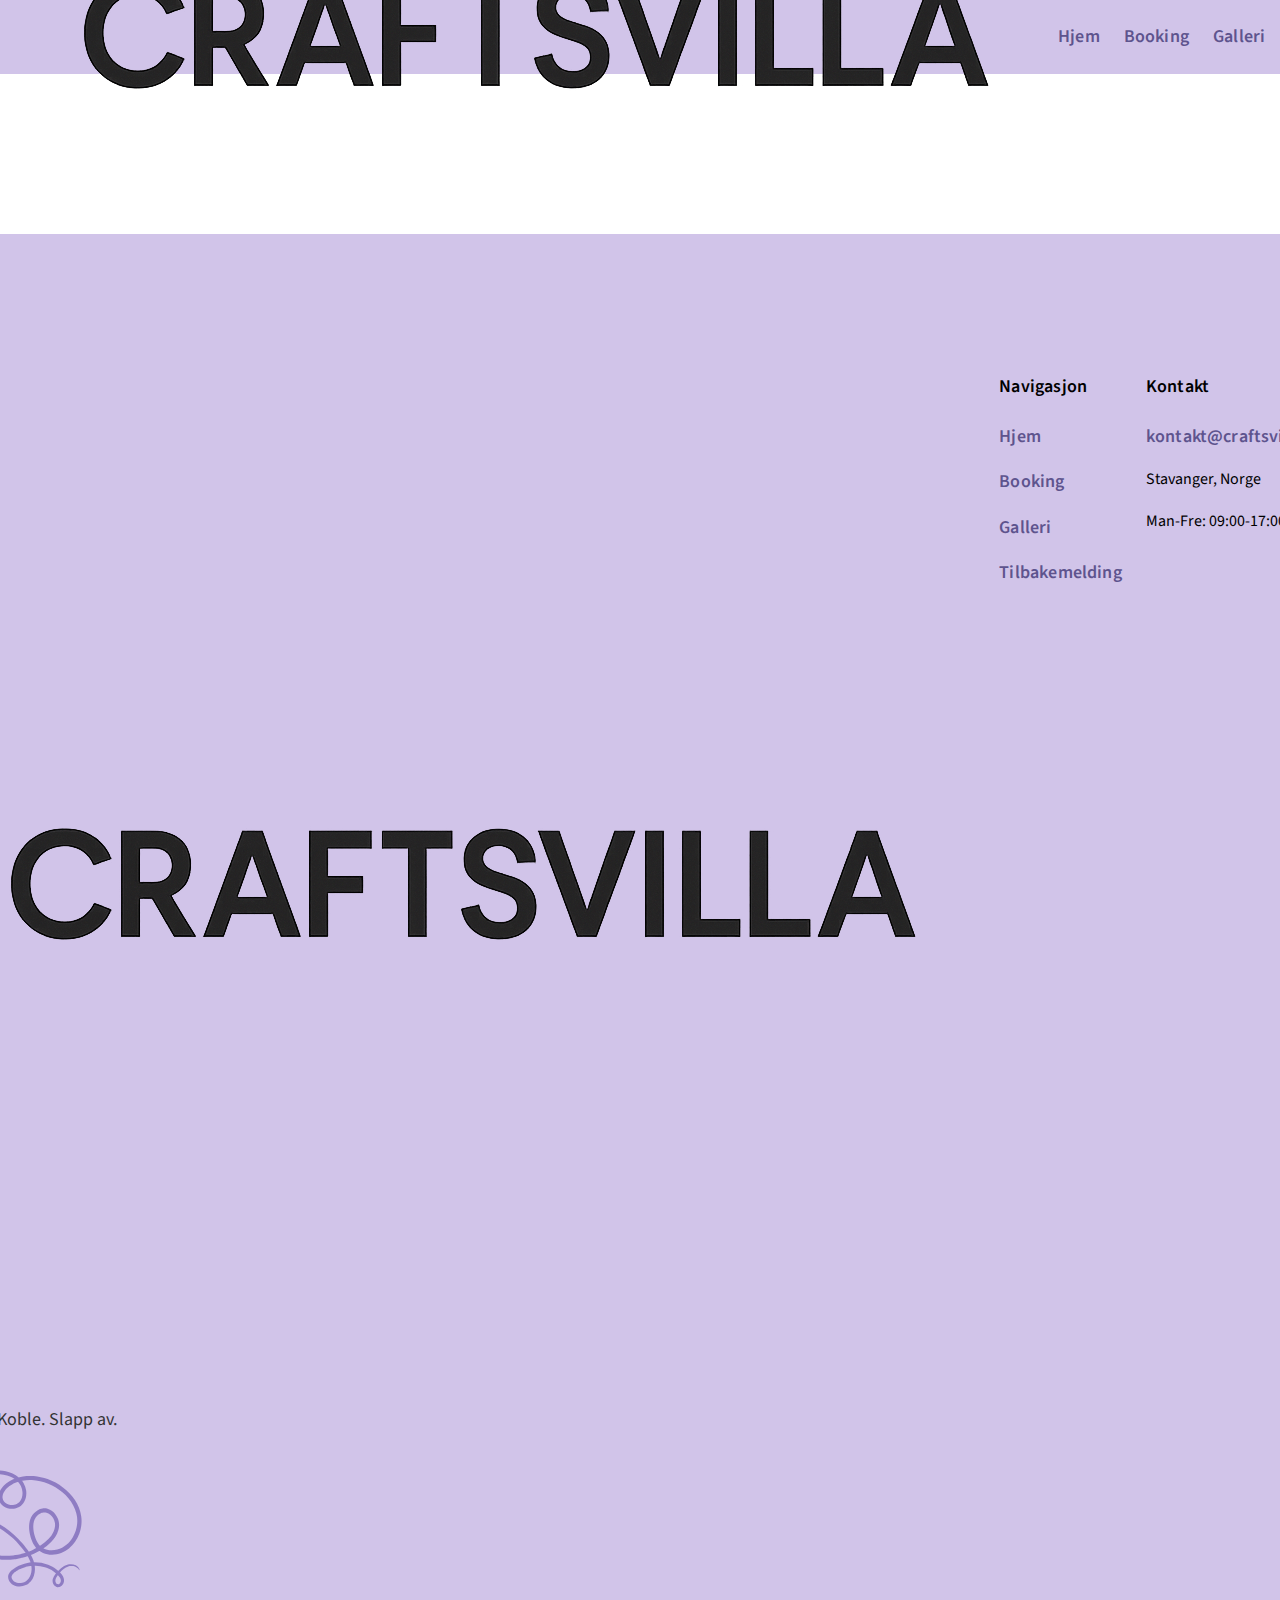
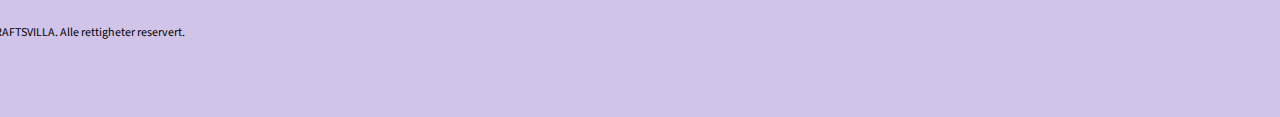
<file: index.html>
<!DOCTYPE html>
<html lang="en">
  <head>
    <link rel="preconnect" href="https://fonts.googleapis.com" />
    <link rel="preconnect" href="https://fonts.gstatic.com" crossorigin />
    <link
      href="https://fonts.googleapis.com/css2?family=Source+Sans+3:ital,wght@0,200..900;1,200..900&display=swap"
      rel="stylesheet"
    />
    <link rel="preconnect" href="https://fonts.googleapis.com" />
    <link rel="preconnect" href="https://fonts.gstatic.com" crossorigin />
    <link
      href="https://fonts.googleapis.com/css2?family=Poppins:ital,wght@0,100;0,200;0,300;0,400;0,500;0,600;0,700;0,800;0,900;1,100;1,200;1,300;1,400;1,500;1,600;1,700;1,800;1,900&display=swap"
      rel="stylesheet"
    />
    <link rel="stylesheet" href="style.css" />
    <meta charset="UTF-8" />
    <meta name="viewport" content="width=device-width, initial-scale=1.0" />
    <title>CRAFTSVILLA</title>
  </head>
  <body>
    <header>
      <img src="./img/logo.png" alt="Logo" class="logo" />
      <nav>
        <ul class="nav_links">
          <a href="./index.html" class="nav_link">Hjem</a
          ><a href="./Booking.html" class="nav_link">Booking</a
          ><a href="./Galleri.html" class="nav_link">Galleri</a
          ><a href="./Tilbakemelding.html" class="nav_link">Tilbakemelding</a>
        </ul>
      </nav>
    </header>
    <main></main>
    <div class="divider"></div>
    <footer>
      <article class="footer_column">
        <div class="footer_title">
          <img src="./img/logo.png" alt="Logo" class="logo" />
          <p class="p1r">Skap. Koble. Slapp av.</p>
        </div>
        <svg
          xmlns="http://www.w3.org/2000/svg"
          width="141"
          height="141"
          viewBox="0 0 141 141"
          fill="none"
        >
          <path
            d="M74.7382 107.957C73.2752 108.328 71.8499 108.826 70.4631 109.403C69.7641 109.681 69.0934 110.018 68.4157 110.34C67.7563 110.695 67.0895 111.039 66.4563 111.438L65.9748 111.726L65.5085 112.037C65.2014 112.25 64.8799 112.443 64.5834 112.67L63.6849 113.338C63.3909 113.564 63.1095 113.794 62.8437 114.025C61.7735 114.947 60.9781 115.936 60.7001 116.89C60.5519 117.36 60.5243 117.862 60.585 118.398C60.6592 118.932 60.8266 119.49 61.0964 120.024C61.356 120.561 61.717 121.068 62.1229 121.523C62.5431 121.984 63.0237 122.388 63.5542 122.73C65.6774 124.113 68.5968 124.433 71.2604 123.787C72.5955 123.469 73.8765 122.916 74.9914 122.16C75.5513 121.776 76.0586 121.368 76.5296 120.865C76.7653 120.613 77.0174 120.377 77.2244 120.097C77.4412 119.827 77.6695 119.566 77.8557 119.271C79.458 116.991 80.3315 114.157 80.5351 111.261C80.6382 109.811 80.5779 108.341 80.3629 106.894C80.1498 105.454 79.7687 104.01 79.2723 102.598C78.2775 99.7725 76.7985 97.0776 75.0726 94.5082C73.2455 91.7838 71.1249 89.1709 68.9447 86.6259C66.7563 84.0882 64.4378 81.6646 62.005 79.3677C57.1314 74.7819 51.7475 70.7588 45.8753 67.615C41.9367 65.4932 37.8097 63.5717 33.7378 61.4096C31.7035 60.3224 29.678 59.1818 27.709 57.904C25.745 56.6202 23.8227 55.2202 22.0599 53.5811C20.2876 51.9608 18.6877 50.0859 17.394 47.9878C16.7629 46.929 16.1986 45.8248 15.7443 44.6727C15.3055 43.5134 14.9195 42.3446 14.6974 41.1129C14.2025 38.6641 14.1911 36.1402 14.5874 33.7074C14.9844 31.2711 15.8042 28.9321 16.9133 26.7574C18.0274 24.5831 19.4473 22.5719 21.1218 20.788C21.3224 20.557 21.5436 20.345 21.7647 20.1329L22.4257 19.4945C22.8761 19.0789 23.3566 18.6943 23.8224 18.2947C24.3107 17.931 24.7932 17.5584 25.2917 17.2096L26.0531 16.7071C26.307 16.5397 26.5592 16.3692 26.8247 16.2219C30.9979 13.7154 35.7018 12.2625 40.4418 11.6748C42.8161 11.3827 45.2076 11.298 47.5876 11.4013C49.9692 11.5044 52.3515 11.8018 54.6958 12.3167C57.0384 12.8401 59.3461 13.5871 61.5581 14.5976C63.7669 15.6094 65.8856 16.8856 67.7825 18.474L68.4756 19.0917C68.7046 19.3 68.943 19.4976 69.1543 19.7259L69.8046 20.3923C69.9114 20.5049 70.024 20.6118 70.1257 20.7293L70.4274 21.085C71.2452 22.0052 72.0132 23.0559 72.6338 24.1479C73.8897 26.3384 74.7239 28.7385 75.107 31.2147C75.4814 33.6896 75.4312 36.2528 74.8137 38.7405C74.5045 39.9822 74.0563 41.2023 73.4582 42.3604C72.8635 43.5197 72.0987 44.6056 71.2073 45.5785C70.3351 46.5363 69.241 47.4508 68.0541 48.1069C66.8648 48.7691 65.5877 49.2313 64.2896 49.5134C61.6881 50.079 59.009 49.9282 56.4893 49.1816C55.2285 48.8071 54.006 48.2642 52.8706 47.5393C51.7387 46.8143 50.6795 45.9174 49.8189 44.8167C48.9575 43.721 48.2913 42.4394 47.9091 41.0805C47.8205 40.7409 47.7437 40.3951 47.6769 40.0533L47.546 39.0335C47.5024 38.3519 47.4796 37.6647 47.5482 36.9897C47.6596 35.6368 47.9876 34.3275 48.4604 33.1053C48.9419 31.8861 49.5693 30.7578 50.2775 29.7058C50.9856 28.6522 51.7858 27.6815 52.6548 26.7903C53.522 25.8966 54.4475 25.0683 55.4311 24.3132C57.3667 22.8406 59.4617 21.5866 61.655 20.5533C63.8567 19.5396 66.1509 18.7431 68.4902 18.1678C70.8319 17.6041 73.2132 17.24 75.6001 17.0734C77.9874 16.9142 80.3789 16.9332 82.7516 17.1191C85.1234 17.3139 87.4765 17.668 89.7955 18.167C92.1127 18.6741 94.394 19.3307 96.6275 20.1216C102.126 22.0883 107.29 24.8939 111.937 28.4046C116.575 31.918 120.699 36.162 123.919 41.0692C127.139 45.9686 129.413 51.5475 130.259 57.4371C131.086 63.3626 130.29 69.4103 128.196 74.9494C127.15 77.7228 125.758 80.3697 124.057 82.8196C123.205 84.0443 122.258 85.2057 121.254 86.3187C120.236 87.421 119.136 88.452 117.974 89.4158C116.797 90.3634 115.55 91.2282 114.244 92.0062C112.923 92.7609 111.547 93.4246 110.121 93.9761C108.685 94.5003 107.218 94.9394 105.709 95.231C104.203 95.5264 102.669 95.6813 101.129 95.6988C98.0529 95.7321 94.9221 95.213 92.0071 93.9744C90.5543 93.3542 89.1563 92.5602 87.8951 91.573C86.631 90.5982 85.5131 89.4605 84.5504 88.2347C82.6192 85.7762 81.2924 83.0079 80.3213 80.2118C79.8357 78.8097 79.4396 77.3946 79.1068 75.9727C78.7749 74.5496 78.5051 73.1004 78.325 71.6252C77.9655 68.6812 77.9762 65.6005 78.658 62.5615C78.8243 61.803 79.0455 61.0517 79.299 60.3101C79.4246 59.938 79.5855 59.5652 79.7297 59.194C79.8906 58.8287 80.065 58.4696 80.2364 58.1093C80.9654 56.6906 81.8806 55.3708 82.969 54.1893C84.0573 53.0093 85.3227 51.9654 86.7548 51.1402C88.1828 50.3154 89.7886 49.7128 91.478 49.4684C93.1599 49.2085 94.9263 49.3049 96.5733 49.7545C98.2236 50.2002 99.7458 50.9754 101.069 51.9484C103.72 53.9094 105.624 56.5853 106.809 59.513C107.108 60.2461 107.344 61.0041 107.551 61.77C107.741 62.5413 107.895 63.3234 107.986 64.1187C108.069 64.9147 108.123 65.7177 108.088 66.5277C108.087 66.7296 108.074 66.9321 108.057 67.1346C108.039 67.3353 108.031 67.5437 108.004 67.7376L107.838 68.896C107.566 70.4277 107.173 71.9435 106.581 73.3648C106.511 73.5439 106.445 73.726 106.37 73.9024L106.129 74.4244C105.964 74.7696 105.816 75.1259 105.635 75.461L105.091 76.4661C104.914 76.8044 104.7 77.1153 104.505 77.4408C104.12 78.096 103.668 78.696 103.242 79.318C102.78 79.9064 102.339 80.517 101.846 81.0739C100.892 82.223 99.8525 83.2793 98.785 84.296C97.7166 85.3134 96.5871 86.2491 95.4416 87.1592C94.289 88.0651 93.0858 88.8674 91.8978 89.7013C89.4665 91.2796 86.9757 92.7794 84.3535 94.0209L83.3785 94.5022C83.0556 94.6674 82.7166 94.7975 82.3864 94.9468L80.3922 95.8142C79.7217 96.0893 79.0388 96.3337 78.3625 96.5943L77.3456 96.9792C77.0063 97.1063 76.6579 97.2079 76.3144 97.3234L74.2461 97.9954C73.5506 98.1991 72.8487 98.3816 72.1501 98.5752L71.101 98.8612C70.7495 98.9496 70.394 99.0219 70.0407 99.1028L67.9174 99.575L65.7744 99.9499L64.7024 100.135L63.623 100.271L61.4633 100.539L59.2927 100.704L58.2073 100.784L57.1188 100.814L54.942 100.869L52.764 100.821C52.4011 100.811 52.0378 100.81 51.6752 100.792L50.5883 100.714C49.8639 100.659 49.1385 100.616 48.4151 100.551L46.251 100.286C44.8035 100.123 43.3844 99.8561 41.9868 99.6041C39.1926 99.0857 36.4818 98.5134 33.813 98.157C32.2057 97.9463 30.6055 97.7938 29.0387 97.7915C27.489 97.7881 25.9377 97.9208 24.4389 98.2231C22.9432 98.5322 21.4997 99.003 20.1788 99.653C18.8677 100.316 17.694 101.167 16.7272 102.19C14.8114 104.225 13.8112 107.117 13.7896 110.032C13.784 110.758 13.8384 111.496 13.9478 112.205C14.0585 112.9 14.2404 113.592 14.485 114.267C14.9745 115.616 15.7136 116.895 16.6389 118.002C17.5261 119.062 18.5419 119.922 19.6019 120.541C20.6623 121.163 21.7644 121.54 22.8357 121.685C23.3718 121.761 23.9011 121.771 24.4167 121.731L24.6099 121.718L24.7848 121.693C24.9003 121.672 25.0196 121.671 25.1322 121.637C25.2468 121.612 25.3606 121.586 25.4738 121.561C25.5854 121.526 25.6962 121.49 25.8064 121.455C26.6866 121.155 27.4797 120.636 28.142 120.016C28.8104 119.399 29.3392 118.676 29.7635 117.949C30.1777 117.215 30.4733 116.463 30.664 115.735C31.047 114.274 30.9909 112.907 30.6046 111.8C30.5375 111.597 30.4539 111.414 30.3834 111.235C30.2954 111.068 30.2222 110.902 30.1408 110.756C30.0545 110.614 29.9756 110.48 29.9043 110.354C29.8239 110.236 29.7496 110.128 29.6853 110.027C29.4191 109.631 29.2681 109.393 29.3166 109.267C29.3599 109.146 29.5841 109.159 30.0083 109.328C30.4085 109.523 31.02 109.895 31.6138 110.634C32.2057 111.363 32.7643 112.462 32.9736 113.843C33.1819 115.217 33.0718 116.851 32.4665 118.546C32.1637 119.393 31.7381 120.256 31.1577 121.095C30.5746 121.929 29.8454 122.754 28.9022 123.452C27.9632 124.144 26.818 124.737 25.5055 125.004C25.3442 125.035 25.1734 125.077 25.0167 125.097C24.859 125.117 24.7004 125.138 24.5411 125.158C24.2219 125.192 23.8965 125.213 23.5688 125.219C22.9116 125.236 22.2437 125.174 21.574 125.069C19.8775 124.789 18.2687 124.113 16.8549 123.191C15.4374 122.267 14.2003 121.1 13.1659 119.776C12.1329 118.45 11.2961 116.963 10.7169 115.355C10.4271 114.552 10.2012 113.719 10.0515 112.864C9.90914 112.019 9.82263 111.182 9.80432 110.332C9.78907 109.484 9.83289 108.634 9.93762 107.788C10.046 106.942 10.2252 106.104 10.4634 105.278C10.6986 104.452 11.0164 103.645 11.3957 102.865C11.7749 102.085 12.2208 101.331 12.7462 100.629C12.9985 100.271 13.2953 99.9508 13.5705 99.613C13.8586 99.287 14.1735 98.9875 14.476 98.677C14.8011 98.3933 15.122 98.1029 15.4569 97.8344C15.8028 97.583 16.136 97.309 16.4948 97.0822C17.9119 96.1378 19.439 95.4331 20.9888 94.919C21.8802 94.6136 22.7885 94.3955 23.6979 94.2009C24.6103 94.0324 25.5257 93.887 26.4441 93.8149C27.3619 93.7239 28.2812 93.7063 29.199 93.7073C30.1071 93.7238 31.0086 93.7651 31.9002 93.846C35.4742 94.1527 38.8833 94.9 42.2105 95.5339C43.0429 95.6939 43.87 95.8468 44.694 95.9869L45.9276 96.1872L47.1611 96.3422C48.8022 96.582 50.4591 96.6835 52.1138 96.796C55.4298 96.9471 58.7574 96.8143 62.0575 96.4474L63.294 96.2962C63.7061 96.2457 64.1193 96.2017 64.5273 96.1229L66.983 95.7023L69.4163 95.1681L70.0245 95.0338L70.6255 94.8705L71.8273 94.5436C75.0224 93.6448 78.1626 92.5353 81.1755 91.1458C84.1856 89.7532 87.0853 88.1325 89.8373 86.295C92.6049 84.4638 95.1574 82.3893 97.4092 80.0529C99.6454 77.7139 101.525 75.074 102.734 72.1985C103.34 70.7624 103.738 69.2623 103.94 67.7452C103.965 67.5565 104 67.364 104.018 67.1786L104.058 66.629C104.068 66.2603 104.077 65.8912 104.057 65.5202C104.023 64.7789 103.925 64.0357 103.767 63.3017C103.447 61.8336 102.881 60.4088 102.125 59.1033C101.358 57.8056 100.395 56.6268 99.2711 55.6766C98.1438 54.7334 96.8584 54.0262 95.5046 53.6646C94.1521 53.2863 92.7332 53.312 91.3609 53.6363C91.1872 53.6646 91.0206 53.7295 90.8512 53.7799C90.6835 53.8372 90.5103 53.8743 90.3461 53.9455C90.0168 54.0832 89.6813 54.2031 89.365 54.3788C88.7168 54.6889 88.1106 55.1014 87.5288 55.5448C86.3803 56.4577 85.3648 57.5792 84.5793 58.8492C82.9682 61.3514 82.3192 64.4337 82.2832 67.552C82.2664 70.68 82.8557 73.8926 83.7579 77.0007C84.2065 78.549 84.7583 80.0504 85.4264 81.4735C86.0885 82.9001 86.8885 84.2347 87.8214 85.4326C87.9457 85.6023 88.0791 85.7629 88.2169 85.919C88.3538 86.076 88.4847 86.2396 88.6258 86.3921C88.9145 86.6896 89.1927 86.9995 89.5029 87.2717C89.7977 87.5627 90.1233 87.8141 90.4395 88.0777C90.5994 88.2069 90.7721 88.3176 90.9371 88.4393C91.1068 88.5546 91.2631 88.6877 91.4441 88.7882C92.8342 89.6671 94.3808 90.3468 96.0305 90.7473C99.3229 91.5732 102.921 91.4597 106.257 90.5617C109.613 89.6692 112.725 87.9824 115.376 85.7666C118.034 83.5522 120.24 80.8302 121.957 77.8867C124.692 73.1778 126.233 67.7242 126.303 62.2685C126.315 60.9047 126.233 59.5438 126.071 58.194C125.895 56.8538 125.614 55.4946 125.274 54.1633C124.568 51.5003 123.55 48.912 122.251 46.4568C119.654 41.5402 115.989 37.1639 111.705 33.5044C107.417 29.8434 102.504 26.8753 97.2633 24.7402C92.0258 22.6194 86.4217 21.3258 80.7911 21.0742C75.1719 20.8239 69.4944 21.6154 64.3924 23.7674C63.1162 24.299 61.8878 24.9302 60.7022 25.6269C60.1051 25.9694 59.5363 26.3549 58.9627 26.733C58.4065 27.136 57.8429 27.5344 57.3292 27.9583C55.2528 29.6523 53.4712 31.7441 52.4292 34.0525C51.9105 35.2037 51.5887 36.403 51.5235 37.5918L51.5061 37.8149L51.5127 38.0368L51.5216 38.4806C51.5307 38.7761 51.5904 39.0662 51.6164 39.3602C51.7218 39.9244 51.874 40.4708 52.1083 40.9891C53.0244 43.0738 55.1331 44.6498 57.5338 45.4043C59.3211 45.968 61.2748 46.1107 63.1105 45.7912C64.0284 45.6329 64.916 45.3559 65.7273 44.9557C66.1312 44.7536 66.5247 44.5333 66.8864 44.2733L67.1591 44.0801C67.2491 44.0147 67.3299 43.9387 67.4163 43.8691L67.6726 43.6567L67.9242 43.4152C68.5944 42.7711 69.1801 42.0396 69.6706 41.241C70.1576 40.44 70.5465 39.5719 70.8399 38.6648C71.4252 36.8492 71.6285 34.8784 71.4656 32.9273C71.3064 30.9756 70.8012 29.0396 69.982 27.259C69.5716 26.3693 69.0857 25.516 68.5184 24.7268C68.3698 24.5333 68.2366 24.3347 68.0769 24.1444L67.5967 23.5733C67.2904 23.181 66.9268 22.8364 66.5829 22.4751C63.7645 19.629 60.031 17.6846 56.0737 16.5063C52.104 15.3261 47.8767 14.8839 43.697 15.0687C39.5232 15.2688 35.3806 16.1379 31.62 17.8108C29.7418 18.6462 27.9642 19.6831 26.3474 20.9191C24.7414 22.1457 23.3077 23.592 22.0923 25.2094C19.6721 28.441 18.1112 32.3395 17.8877 36.296C17.7859 38.0601 17.9643 39.8126 18.4124 41.5154C18.8726 43.2247 19.5683 44.8666 20.5143 46.3791C21.4583 47.8926 22.6159 49.2904 23.9187 50.573C25.224 51.855 26.6806 53.0145 28.2092 54.0957C31.2748 56.2567 34.6427 58.0819 38.0743 59.8451C41.5082 61.611 45.0243 63.3073 48.4768 65.2351C55.4135 69.1299 61.6338 74.1439 67.1423 79.7644C68.5186 81.1726 69.8512 82.6199 71.1482 84.0964C72.4341 85.5841 73.6972 87.0816 74.909 88.634C76.1216 90.1862 77.2957 91.7831 78.3804 93.4546C79.4616 95.1282 80.4566 96.8738 81.3086 98.7028C82.1509 100.536 82.8418 102.456 83.3198 104.44C83.7968 106.441 84.0012 108.503 83.9513 110.56C83.9074 112.619 83.5513 114.679 82.8998 116.66C82.256 118.642 81.2453 120.533 79.8979 122.178C79.5782 122.602 79.1932 122.974 78.8293 123.362C78.4586 123.747 78.038 124.105 77.6156 124.44C76.7585 125.103 75.8298 125.661 74.8568 126.115C72.9046 127.008 70.7782 127.491 68.6255 127.503C66.4794 127.515 64.2822 127.048 62.3404 125.978C60.4074 124.912 58.7618 123.249 57.8417 121.182C57.3794 120.153 57.0998 119.007 57.1043 117.818C57.1112 117.225 57.195 116.623 57.3538 116.043C57.5138 115.465 57.7489 114.918 58.0314 114.414C58.599 113.403 59.34 112.574 60.1083 111.852C60.494 111.49 60.89 111.154 61.2886 110.834C61.6883 110.517 62.0976 110.223 62.5021 109.918C65.7856 107.544 69.5067 105.81 73.3904 104.731C81.1644 102.573 89.589 102.954 97.1211 105.806C98.621 106.378 100.088 107.031 101.483 107.806C102.88 108.574 104.234 109.417 105.494 110.378C106.761 111.332 107.954 112.353 109.064 113.487C110.168 114.626 111.191 115.891 111.949 117.363C112.326 118.098 112.632 118.885 112.822 119.71C113.009 120.534 113.1 121.386 113.001 122.286C112.902 123.164 112.635 123.999 112.241 124.763C111.846 125.527 111.322 126.224 110.67 126.808C110.019 127.39 109.226 127.86 108.332 128.094C107.441 128.33 106.466 128.306 105.601 128.019C104.726 127.737 103.965 127.212 103.38 126.583C102.79 125.952 102.358 125.222 102.06 124.457C101.761 123.692 101.598 122.886 101.569 122.072C101.558 121.667 101.579 121.251 101.636 120.855C101.693 120.464 101.773 120.079 101.881 119.705C102.306 118.2 103.074 116.881 103.926 115.701C104.785 114.517 105.723 113.463 106.672 112.423C107.627 111.387 108.627 110.395 109.696 109.488C110.763 108.579 111.897 107.752 113.105 107.062C114.312 106.372 115.603 105.837 116.931 105.496C119.602 104.797 122.44 105.131 124.77 106.296C125.84 106.835 126.665 107.481 127.234 108.127C127.797 108.778 128.158 109.377 128.341 109.877C128.55 110.365 128.59 110.745 128.598 110.969C128.604 111.193 128.553 111.277 128.451 111.228C128.349 111.18 128.196 111.003 128.005 110.707C127.789 110.422 127.509 110.028 127.089 109.58C126.651 109.146 126.094 108.643 125.316 108.188C124.535 107.743 123.554 107.322 122.368 107.088C121.533 106.911 120.669 106.863 119.819 106.903C119.392 106.915 118.974 106.986 118.556 107.048L117.944 107.19C117.739 107.237 117.527 107.317 117.318 107.378C116.485 107.652 115.673 108.015 114.889 108.452C114.105 108.891 113.355 109.415 112.63 109.986C111.176 111.129 109.848 112.502 108.583 113.97C107.954 114.703 107.324 115.476 106.754 116.23C106.186 116.987 105.675 117.75 105.274 118.522C104.872 119.293 104.587 120.069 104.453 120.833C104.43 120.929 104.427 121.024 104.412 121.119C104.398 121.216 104.385 121.311 104.386 121.393C104.384 121.478 104.375 121.562 104.374 121.648L104.384 121.909C104.414 122.258 104.462 122.616 104.576 122.956C104.783 123.64 105.161 124.262 105.605 124.669C105.829 124.868 106.061 125.02 106.296 125.12C106.532 125.208 106.78 125.251 107.02 125.258C107.489 125.241 108.001 125.059 108.484 124.628C108.972 124.223 109.367 123.602 109.613 122.962C109.721 122.638 109.818 122.306 109.837 121.985C109.865 121.823 109.849 121.67 109.854 121.514C109.858 121.439 109.838 121.337 109.832 121.249C109.822 121.158 109.82 121.067 109.799 120.975C109.748 120.61 109.643 120.245 109.522 119.879C109.38 119.514 109.232 119.147 109.025 118.787C108.379 117.594 107.398 116.451 106.278 115.383C105.135 114.316 103.904 113.313 102.597 112.417C101.289 111.518 99.8941 110.737 98.4525 110.045C97.0079 109.358 95.5124 108.759 93.9691 108.295C90.8889 107.353 87.662 106.818 84.4236 106.755C81.1858 106.67 77.9408 107.054 74.8321 107.866C74.8031 107.896 74.7755 107.924 74.7382 107.957Z"
            fill="#8E7CC3"
          />
        </svg>
        <p class="p4r">© 2025 CRAFTSVILLA. Alle rettigheter reservert.</p>
      </article>
      <article class="footer_column">
        <p class="bl">Navigasjon</p>
        <ul class="footer_links">
          <a href="./index.html" class="footer_link">Hjem</a
          ><a href="./Booking.html" class="footer_link">Booking</a
          ><a href="./Galleri.html" class="footer_link">Galleri</a
          ><a href="./Tilbakemelding.html" class="footer_link"
            >Tilbakemelding</a
          >
        </ul>
      </article>
      <article class="footer_column">
        <p class="bl">Kontakt</p>
        <ul class="footer_links">
          <a href="./index.html" class="footer_link_mail"
            >kontakt@craftsvilla.no</a
          >
          <p class="p2r">Stavanger, Norge</p>
          <p class="p2r">Man-Fre: 09:00-17:00</p>
        </ul>
      </article>
    </footer>
  </body>
</html>
</file>
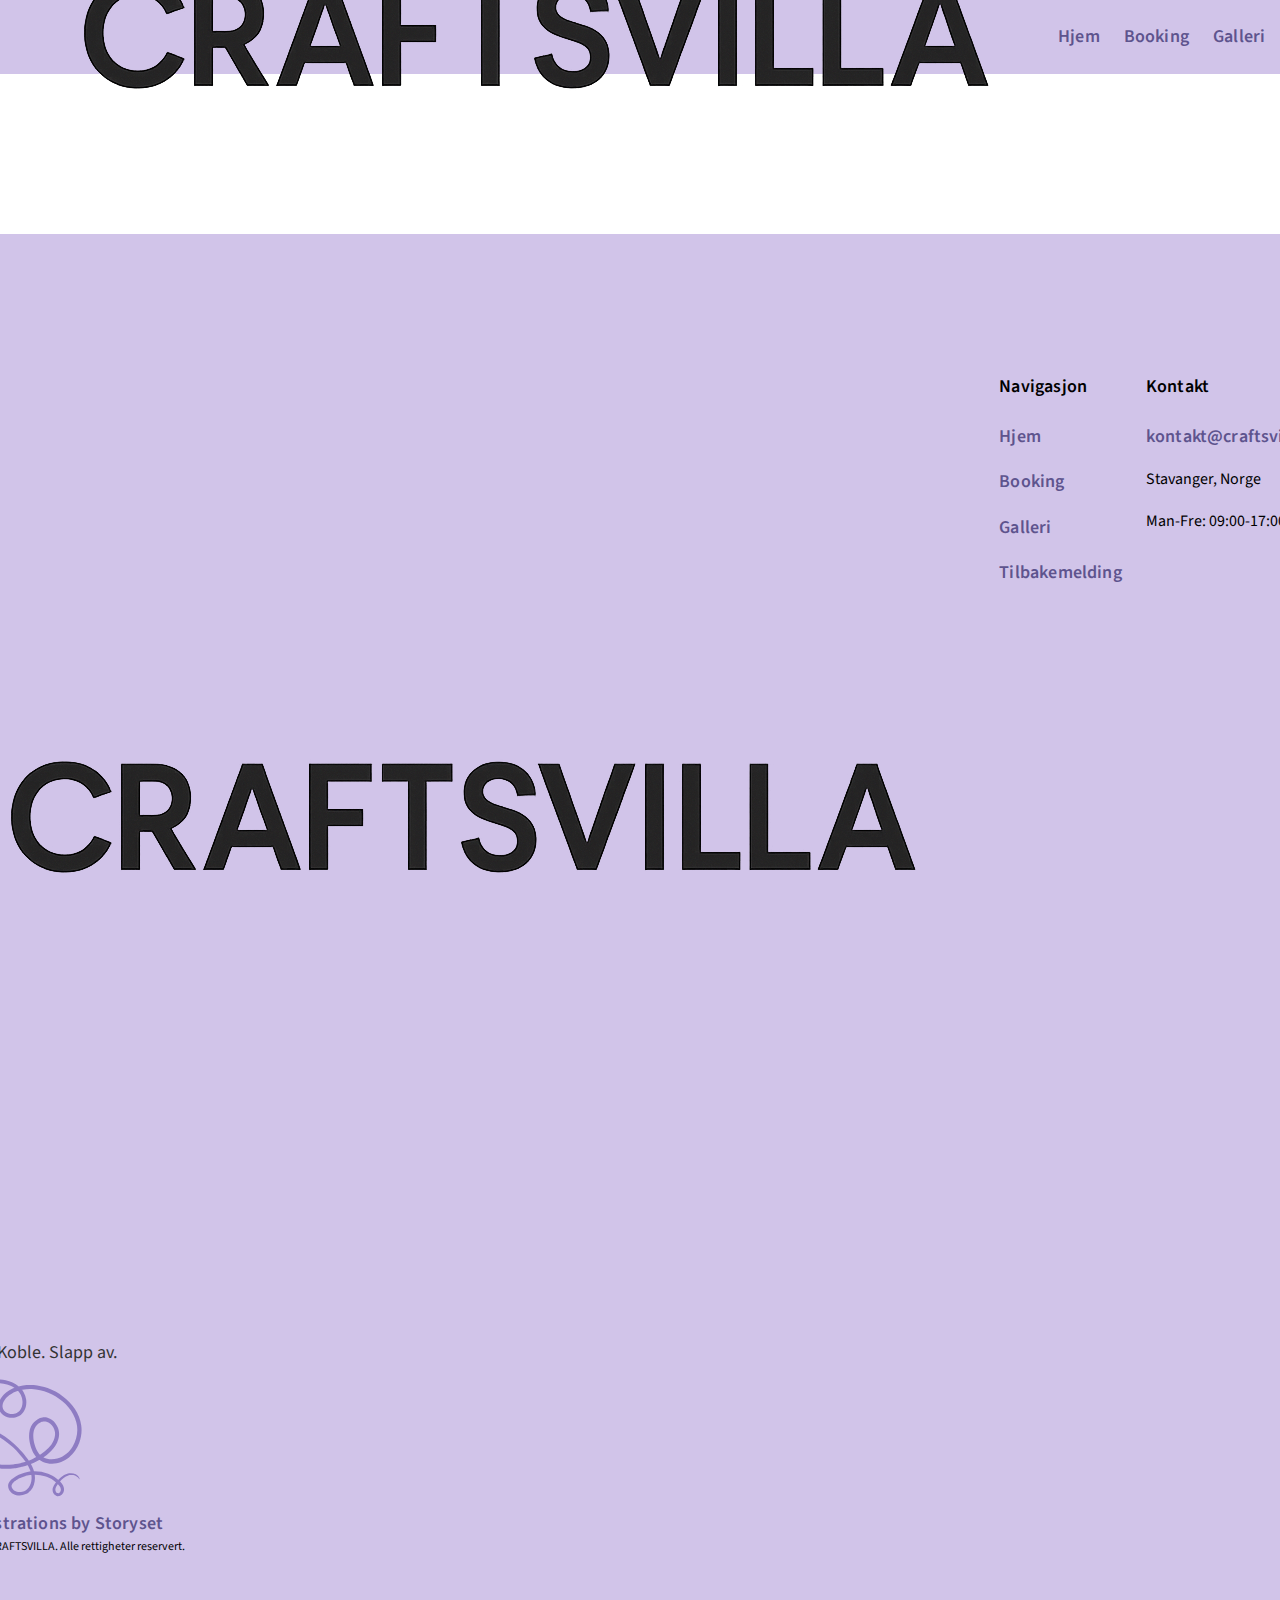
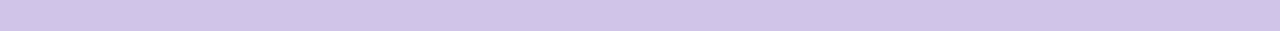
<file: Booking.html>
<!DOCTYPE html>
<html lang="en">
  <head>
    <link rel="stylesheet" href="style.css" />
    <link rel="preconnect" href="https://fonts.googleapis.com" />
    <link rel="preconnect" href="https://fonts.gstatic.com" crossorigin />
    <link
      href="https://fonts.googleapis.com/css2?family=Source+Sans+3:ital,wght@0,200..900;1,200..900&display=swap"
      rel="stylesheet"
    />
    <link rel="preconnect" href="https://fonts.googleapis.com" />
    <link rel="preconnect" href="https://fonts.gstatic.com" crossorigin />
    <link
      href="https://fonts.googleapis.com/css2?family=Poppins:ital,wght@0,100;0,200;0,300;0,400;0,500;0,600;0,700;0,800;0,900;1,100;1,200;1,300;1,400;1,500;1,600;1,700;1,800;1,900&display=swap"
      rel="stylesheet"
    />
    <meta charset="UTF-8" />
    <meta name="viewport" content="width=device-width, initial-scale=1.0" />
    <title>CRAFTSVILLA</title>
  </head>
  <body>
    <header>
      <img src="./img/logo.png" alt="Logo" class="logo" />
      <nav>
        <ul class="nav_links">
          <a href="./index.html" class="nav_link bl">Hjem</a
          ><a href="./Booking.html" class="nav_link bl">Booking</a
          ><a href="./Galleri.html" class="nav_link bl">Galleri</a
          ><a href="./Tilbakemelding.html" class="nav_link bl"
            >Tilbakemelding</a
          >
        </ul>
      </nav>
    </header>
    <main></main>
    <div class="divider"></div>
    <footer>
      <article class="footer_column-left">
        <div class="footer_title">
          <img src="./img/logo.png" alt="Logo" class="logo" />
          <p class="p1r">Skap. Koble. Slapp av.</p>
        </div>
        <svg
          xmlns="http://www.w3.org/2000/svg"
          width="141"
          height="141"
          viewBox="0 0 141 141"
          fill="none"
        >
          <path
            d="M74.7382 107.957C73.2752 108.328 71.8499 108.826 70.4631 109.403C69.7641 109.681 69.0934 110.018 68.4157 110.34C67.7563 110.695 67.0895 111.039 66.4563 111.438L65.9748 111.726L65.5085 112.037C65.2014 112.25 64.8799 112.443 64.5834 112.67L63.6849 113.338C63.3909 113.564 63.1095 113.794 62.8437 114.025C61.7735 114.947 60.9781 115.936 60.7001 116.89C60.5519 117.36 60.5243 117.862 60.585 118.398C60.6592 118.932 60.8266 119.49 61.0964 120.024C61.356 120.561 61.717 121.068 62.1229 121.523C62.5431 121.984 63.0237 122.388 63.5542 122.73C65.6774 124.113 68.5968 124.433 71.2604 123.787C72.5955 123.469 73.8765 122.916 74.9914 122.16C75.5513 121.776 76.0586 121.368 76.5296 120.865C76.7653 120.613 77.0174 120.377 77.2244 120.097C77.4412 119.827 77.6695 119.566 77.8557 119.271C79.458 116.991 80.3315 114.157 80.5351 111.261C80.6382 109.811 80.5779 108.341 80.3629 106.894C80.1498 105.454 79.7687 104.01 79.2723 102.598C78.2775 99.7725 76.7985 97.0776 75.0726 94.5082C73.2455 91.7838 71.1249 89.1709 68.9447 86.6259C66.7563 84.0882 64.4378 81.6646 62.005 79.3677C57.1314 74.7819 51.7475 70.7588 45.8753 67.615C41.9367 65.4932 37.8097 63.5717 33.7378 61.4096C31.7035 60.3224 29.678 59.1818 27.709 57.904C25.745 56.6202 23.8227 55.2202 22.0599 53.5811C20.2876 51.9608 18.6877 50.0859 17.394 47.9878C16.7629 46.929 16.1986 45.8248 15.7443 44.6727C15.3055 43.5134 14.9195 42.3446 14.6974 41.1129C14.2025 38.6641 14.1911 36.1402 14.5874 33.7074C14.9844 31.2711 15.8042 28.9321 16.9133 26.7574C18.0274 24.5831 19.4473 22.5719 21.1218 20.788C21.3224 20.557 21.5436 20.345 21.7647 20.1329L22.4257 19.4945C22.8761 19.0789 23.3566 18.6943 23.8224 18.2947C24.3107 17.931 24.7932 17.5584 25.2917 17.2096L26.0531 16.7071C26.307 16.5397 26.5592 16.3692 26.8247 16.2219C30.9979 13.7154 35.7018 12.2625 40.4418 11.6748C42.8161 11.3827 45.2076 11.298 47.5876 11.4013C49.9692 11.5044 52.3515 11.8018 54.6958 12.3167C57.0384 12.8401 59.3461 13.5871 61.5581 14.5976C63.7669 15.6094 65.8856 16.8856 67.7825 18.474L68.4756 19.0917C68.7046 19.3 68.943 19.4976 69.1543 19.7259L69.8046 20.3923C69.9114 20.5049 70.024 20.6118 70.1257 20.7293L70.4274 21.085C71.2452 22.0052 72.0132 23.0559 72.6338 24.1479C73.8897 26.3384 74.7239 28.7385 75.107 31.2147C75.4814 33.6896 75.4312 36.2528 74.8137 38.7405C74.5045 39.9822 74.0563 41.2023 73.4582 42.3604C72.8635 43.5197 72.0987 44.6056 71.2073 45.5785C70.3351 46.5363 69.241 47.4508 68.0541 48.1069C66.8648 48.7691 65.5877 49.2313 64.2896 49.5134C61.6881 50.079 59.009 49.9282 56.4893 49.1816C55.2285 48.8071 54.006 48.2642 52.8706 47.5393C51.7387 46.8143 50.6795 45.9174 49.8189 44.8167C48.9575 43.721 48.2913 42.4394 47.9091 41.0805C47.8205 40.7409 47.7437 40.3951 47.6769 40.0533L47.546 39.0335C47.5024 38.3519 47.4796 37.6647 47.5482 36.9897C47.6596 35.6368 47.9876 34.3275 48.4604 33.1053C48.9419 31.8861 49.5693 30.7578 50.2775 29.7058C50.9856 28.6522 51.7858 27.6815 52.6548 26.7903C53.522 25.8966 54.4475 25.0683 55.4311 24.3132C57.3667 22.8406 59.4617 21.5866 61.655 20.5533C63.8567 19.5396 66.1509 18.7431 68.4902 18.1678C70.8319 17.6041 73.2132 17.24 75.6001 17.0734C77.9874 16.9142 80.3789 16.9332 82.7516 17.1191C85.1234 17.3139 87.4765 17.668 89.7955 18.167C92.1127 18.6741 94.394 19.3307 96.6275 20.1216C102.126 22.0883 107.29 24.8939 111.937 28.4046C116.575 31.918 120.699 36.162 123.919 41.0692C127.139 45.9686 129.413 51.5475 130.259 57.4371C131.086 63.3626 130.29 69.4103 128.196 74.9494C127.15 77.7228 125.758 80.3697 124.057 82.8196C123.205 84.0443 122.258 85.2057 121.254 86.3187C120.236 87.421 119.136 88.452 117.974 89.4158C116.797 90.3634 115.55 91.2282 114.244 92.0062C112.923 92.7609 111.547 93.4246 110.121 93.9761C108.685 94.5003 107.218 94.9394 105.709 95.231C104.203 95.5264 102.669 95.6813 101.129 95.6988C98.0529 95.7321 94.9221 95.213 92.0071 93.9744C90.5543 93.3542 89.1563 92.5602 87.8951 91.573C86.631 90.5982 85.5131 89.4605 84.5504 88.2347C82.6192 85.7762 81.2924 83.0079 80.3213 80.2118C79.8357 78.8097 79.4396 77.3946 79.1068 75.9727C78.7749 74.5496 78.5051 73.1004 78.325 71.6252C77.9655 68.6812 77.9762 65.6005 78.658 62.5615C78.8243 61.803 79.0455 61.0517 79.299 60.3101C79.4246 59.938 79.5855 59.5652 79.7297 59.194C79.8906 58.8287 80.065 58.4696 80.2364 58.1093C80.9654 56.6906 81.8806 55.3708 82.969 54.1893C84.0573 53.0093 85.3227 51.9654 86.7548 51.1402C88.1828 50.3154 89.7886 49.7128 91.478 49.4684C93.1599 49.2085 94.9263 49.3049 96.5733 49.7545C98.2236 50.2002 99.7458 50.9754 101.069 51.9484C103.72 53.9094 105.624 56.5853 106.809 59.513C107.108 60.2461 107.344 61.0041 107.551 61.77C107.741 62.5413 107.895 63.3234 107.986 64.1187C108.069 64.9147 108.123 65.7177 108.088 66.5277C108.087 66.7296 108.074 66.9321 108.057 67.1346C108.039 67.3353 108.031 67.5437 108.004 67.7376L107.838 68.896C107.566 70.4277 107.173 71.9435 106.581 73.3648C106.511 73.5439 106.445 73.726 106.37 73.9024L106.129 74.4244C105.964 74.7696 105.816 75.1259 105.635 75.461L105.091 76.4661C104.914 76.8044 104.7 77.1153 104.505 77.4408C104.12 78.096 103.668 78.696 103.242 79.318C102.78 79.9064 102.339 80.517 101.846 81.0739C100.892 82.223 99.8525 83.2793 98.785 84.296C97.7166 85.3134 96.5871 86.2491 95.4416 87.1592C94.289 88.0651 93.0858 88.8674 91.8978 89.7013C89.4665 91.2796 86.9757 92.7794 84.3535 94.0209L83.3785 94.5022C83.0556 94.6674 82.7166 94.7975 82.3864 94.9468L80.3922 95.8142C79.7217 96.0893 79.0388 96.3337 78.3625 96.5943L77.3456 96.9792C77.0063 97.1063 76.6579 97.2079 76.3144 97.3234L74.2461 97.9954C73.5506 98.1991 72.8487 98.3816 72.1501 98.5752L71.101 98.8612C70.7495 98.9496 70.394 99.0219 70.0407 99.1028L67.9174 99.575L65.7744 99.9499L64.7024 100.135L63.623 100.271L61.4633 100.539L59.2927 100.704L58.2073 100.784L57.1188 100.814L54.942 100.869L52.764 100.821C52.4011 100.811 52.0378 100.81 51.6752 100.792L50.5883 100.714C49.8639 100.659 49.1385 100.616 48.4151 100.551L46.251 100.286C44.8035 100.123 43.3844 99.8561 41.9868 99.6041C39.1926 99.0857 36.4818 98.5134 33.813 98.157C32.2057 97.9463 30.6055 97.7938 29.0387 97.7915C27.489 97.7881 25.9377 97.9208 24.4389 98.2231C22.9432 98.5322 21.4997 99.003 20.1788 99.653C18.8677 100.316 17.694 101.167 16.7272 102.19C14.8114 104.225 13.8112 107.117 13.7896 110.032C13.784 110.758 13.8384 111.496 13.9478 112.205C14.0585 112.9 14.2404 113.592 14.485 114.267C14.9745 115.616 15.7136 116.895 16.6389 118.002C17.5261 119.062 18.5419 119.922 19.6019 120.541C20.6623 121.163 21.7644 121.54 22.8357 121.685C23.3718 121.761 23.9011 121.771 24.4167 121.731L24.6099 121.718L24.7848 121.693C24.9003 121.672 25.0196 121.671 25.1322 121.637C25.2468 121.612 25.3606 121.586 25.4738 121.561C25.5854 121.526 25.6962 121.49 25.8064 121.455C26.6866 121.155 27.4797 120.636 28.142 120.016C28.8104 119.399 29.3392 118.676 29.7635 117.949C30.1777 117.215 30.4733 116.463 30.664 115.735C31.047 114.274 30.9909 112.907 30.6046 111.8C30.5375 111.597 30.4539 111.414 30.3834 111.235C30.2954 111.068 30.2222 110.902 30.1408 110.756C30.0545 110.614 29.9756 110.48 29.9043 110.354C29.8239 110.236 29.7496 110.128 29.6853 110.027C29.4191 109.631 29.2681 109.393 29.3166 109.267C29.3599 109.146 29.5841 109.159 30.0083 109.328C30.4085 109.523 31.02 109.895 31.6138 110.634C32.2057 111.363 32.7643 112.462 32.9736 113.843C33.1819 115.217 33.0718 116.851 32.4665 118.546C32.1637 119.393 31.7381 120.256 31.1577 121.095C30.5746 121.929 29.8454 122.754 28.9022 123.452C27.9632 124.144 26.818 124.737 25.5055 125.004C25.3442 125.035 25.1734 125.077 25.0167 125.097C24.859 125.117 24.7004 125.138 24.5411 125.158C24.2219 125.192 23.8965 125.213 23.5688 125.219C22.9116 125.236 22.2437 125.174 21.574 125.069C19.8775 124.789 18.2687 124.113 16.8549 123.191C15.4374 122.267 14.2003 121.1 13.1659 119.776C12.1329 118.45 11.2961 116.963 10.7169 115.355C10.4271 114.552 10.2012 113.719 10.0515 112.864C9.90914 112.019 9.82263 111.182 9.80432 110.332C9.78907 109.484 9.83289 108.634 9.93762 107.788C10.046 106.942 10.2252 106.104 10.4634 105.278C10.6986 104.452 11.0164 103.645 11.3957 102.865C11.7749 102.085 12.2208 101.331 12.7462 100.629C12.9985 100.271 13.2953 99.9508 13.5705 99.613C13.8586 99.287 14.1735 98.9875 14.476 98.677C14.8011 98.3933 15.122 98.1029 15.4569 97.8344C15.8028 97.583 16.136 97.309 16.4948 97.0822C17.9119 96.1378 19.439 95.4331 20.9888 94.919C21.8802 94.6136 22.7885 94.3955 23.6979 94.2009C24.6103 94.0324 25.5257 93.887 26.4441 93.8149C27.3619 93.7239 28.2812 93.7063 29.199 93.7073C30.1071 93.7238 31.0086 93.7651 31.9002 93.846C35.4742 94.1527 38.8833 94.9 42.2105 95.5339C43.0429 95.6939 43.87 95.8468 44.694 95.9869L45.9276 96.1872L47.1611 96.3422C48.8022 96.582 50.4591 96.6835 52.1138 96.796C55.4298 96.9471 58.7574 96.8143 62.0575 96.4474L63.294 96.2962C63.7061 96.2457 64.1193 96.2017 64.5273 96.1229L66.983 95.7023L69.4163 95.1681L70.0245 95.0338L70.6255 94.8705L71.8273 94.5436C75.0224 93.6448 78.1626 92.5353 81.1755 91.1458C84.1856 89.7532 87.0853 88.1325 89.8373 86.295C92.6049 84.4638 95.1574 82.3893 97.4092 80.0529C99.6454 77.7139 101.525 75.074 102.734 72.1985C103.34 70.7624 103.738 69.2623 103.94 67.7452C103.965 67.5565 104 67.364 104.018 67.1786L104.058 66.629C104.068 66.2603 104.077 65.8912 104.057 65.5202C104.023 64.7789 103.925 64.0357 103.767 63.3017C103.447 61.8336 102.881 60.4088 102.125 59.1033C101.358 57.8056 100.395 56.6268 99.2711 55.6766C98.1438 54.7334 96.8584 54.0262 95.5046 53.6646C94.1521 53.2863 92.7332 53.312 91.3609 53.6363C91.1872 53.6646 91.0206 53.7295 90.8512 53.7799C90.6835 53.8372 90.5103 53.8743 90.3461 53.9455C90.0168 54.0832 89.6813 54.2031 89.365 54.3788C88.7168 54.6889 88.1106 55.1014 87.5288 55.5448C86.3803 56.4577 85.3648 57.5792 84.5793 58.8492C82.9682 61.3514 82.3192 64.4337 82.2832 67.552C82.2664 70.68 82.8557 73.8926 83.7579 77.0007C84.2065 78.549 84.7583 80.0504 85.4264 81.4735C86.0885 82.9001 86.8885 84.2347 87.8214 85.4326C87.9457 85.6023 88.0791 85.7629 88.2169 85.919C88.3538 86.076 88.4847 86.2396 88.6258 86.3921C88.9145 86.6896 89.1927 86.9995 89.5029 87.2717C89.7977 87.5627 90.1233 87.8141 90.4395 88.0777C90.5994 88.2069 90.7721 88.3176 90.9371 88.4393C91.1068 88.5546 91.2631 88.6877 91.4441 88.7882C92.8342 89.6671 94.3808 90.3468 96.0305 90.7473C99.3229 91.5732 102.921 91.4597 106.257 90.5617C109.613 89.6692 112.725 87.9824 115.376 85.7666C118.034 83.5522 120.24 80.8302 121.957 77.8867C124.692 73.1778 126.233 67.7242 126.303 62.2685C126.315 60.9047 126.233 59.5438 126.071 58.194C125.895 56.8538 125.614 55.4946 125.274 54.1633C124.568 51.5003 123.55 48.912 122.251 46.4568C119.654 41.5402 115.989 37.1639 111.705 33.5044C107.417 29.8434 102.504 26.8753 97.2633 24.7402C92.0258 22.6194 86.4217 21.3258 80.7911 21.0742C75.1719 20.8239 69.4944 21.6154 64.3924 23.7674C63.1162 24.299 61.8878 24.9302 60.7022 25.6269C60.1051 25.9694 59.5363 26.3549 58.9627 26.733C58.4065 27.136 57.8429 27.5344 57.3292 27.9583C55.2528 29.6523 53.4712 31.7441 52.4292 34.0525C51.9105 35.2037 51.5887 36.403 51.5235 37.5918L51.5061 37.8149L51.5127 38.0368L51.5216 38.4806C51.5307 38.7761 51.5904 39.0662 51.6164 39.3602C51.7218 39.9244 51.874 40.4708 52.1083 40.9891C53.0244 43.0738 55.1331 44.6498 57.5338 45.4043C59.3211 45.968 61.2748 46.1107 63.1105 45.7912C64.0284 45.6329 64.916 45.3559 65.7273 44.9557C66.1312 44.7536 66.5247 44.5333 66.8864 44.2733L67.1591 44.0801C67.2491 44.0147 67.3299 43.9387 67.4163 43.8691L67.6726 43.6567L67.9242 43.4152C68.5944 42.7711 69.1801 42.0396 69.6706 41.241C70.1576 40.44 70.5465 39.5719 70.8399 38.6648C71.4252 36.8492 71.6285 34.8784 71.4656 32.9273C71.3064 30.9756 70.8012 29.0396 69.982 27.259C69.5716 26.3693 69.0857 25.516 68.5184 24.7268C68.3698 24.5333 68.2366 24.3347 68.0769 24.1444L67.5967 23.5733C67.2904 23.181 66.9268 22.8364 66.5829 22.4751C63.7645 19.629 60.031 17.6846 56.0737 16.5063C52.104 15.3261 47.8767 14.8839 43.697 15.0687C39.5232 15.2688 35.3806 16.1379 31.62 17.8108C29.7418 18.6462 27.9642 19.6831 26.3474 20.9191C24.7414 22.1457 23.3077 23.592 22.0923 25.2094C19.6721 28.441 18.1112 32.3395 17.8877 36.296C17.7859 38.0601 17.9643 39.8126 18.4124 41.5154C18.8726 43.2247 19.5683 44.8666 20.5143 46.3791C21.4583 47.8926 22.6159 49.2904 23.9187 50.573C25.224 51.855 26.6806 53.0145 28.2092 54.0957C31.2748 56.2567 34.6427 58.0819 38.0743 59.8451C41.5082 61.611 45.0243 63.3073 48.4768 65.2351C55.4135 69.1299 61.6338 74.1439 67.1423 79.7644C68.5186 81.1726 69.8512 82.6199 71.1482 84.0964C72.4341 85.5841 73.6972 87.0816 74.909 88.634C76.1216 90.1862 77.2957 91.7831 78.3804 93.4546C79.4616 95.1282 80.4566 96.8738 81.3086 98.7028C82.1509 100.536 82.8418 102.456 83.3198 104.44C83.7968 106.441 84.0012 108.503 83.9513 110.56C83.9074 112.619 83.5513 114.679 82.8998 116.66C82.256 118.642 81.2453 120.533 79.8979 122.178C79.5782 122.602 79.1932 122.974 78.8293 123.362C78.4586 123.747 78.038 124.105 77.6156 124.44C76.7585 125.103 75.8298 125.661 74.8568 126.115C72.9046 127.008 70.7782 127.491 68.6255 127.503C66.4794 127.515 64.2822 127.048 62.3404 125.978C60.4074 124.912 58.7618 123.249 57.8417 121.182C57.3794 120.153 57.0998 119.007 57.1043 117.818C57.1112 117.225 57.195 116.623 57.3538 116.043C57.5138 115.465 57.7489 114.918 58.0314 114.414C58.599 113.403 59.34 112.574 60.1083 111.852C60.494 111.49 60.89 111.154 61.2886 110.834C61.6883 110.517 62.0976 110.223 62.5021 109.918C65.7856 107.544 69.5067 105.81 73.3904 104.731C81.1644 102.573 89.589 102.954 97.1211 105.806C98.621 106.378 100.088 107.031 101.483 107.806C102.88 108.574 104.234 109.417 105.494 110.378C106.761 111.332 107.954 112.353 109.064 113.487C110.168 114.626 111.191 115.891 111.949 117.363C112.326 118.098 112.632 118.885 112.822 119.71C113.009 120.534 113.1 121.386 113.001 122.286C112.902 123.164 112.635 123.999 112.241 124.763C111.846 125.527 111.322 126.224 110.67 126.808C110.019 127.39 109.226 127.86 108.332 128.094C107.441 128.33 106.466 128.306 105.601 128.019C104.726 127.737 103.965 127.212 103.38 126.583C102.79 125.952 102.358 125.222 102.06 124.457C101.761 123.692 101.598 122.886 101.569 122.072C101.558 121.667 101.579 121.251 101.636 120.855C101.693 120.464 101.773 120.079 101.881 119.705C102.306 118.2 103.074 116.881 103.926 115.701C104.785 114.517 105.723 113.463 106.672 112.423C107.627 111.387 108.627 110.395 109.696 109.488C110.763 108.579 111.897 107.752 113.105 107.062C114.312 106.372 115.603 105.837 116.931 105.496C119.602 104.797 122.44 105.131 124.77 106.296C125.84 106.835 126.665 107.481 127.234 108.127C127.797 108.778 128.158 109.377 128.341 109.877C128.55 110.365 128.59 110.745 128.598 110.969C128.604 111.193 128.553 111.277 128.451 111.228C128.349 111.18 128.196 111.003 128.005 110.707C127.789 110.422 127.509 110.028 127.089 109.58C126.651 109.146 126.094 108.643 125.316 108.188C124.535 107.743 123.554 107.322 122.368 107.088C121.533 106.911 120.669 106.863 119.819 106.903C119.392 106.915 118.974 106.986 118.556 107.048L117.944 107.19C117.739 107.237 117.527 107.317 117.318 107.378C116.485 107.652 115.673 108.015 114.889 108.452C114.105 108.891 113.355 109.415 112.63 109.986C111.176 111.129 109.848 112.502 108.583 113.97C107.954 114.703 107.324 115.476 106.754 116.23C106.186 116.987 105.675 117.75 105.274 118.522C104.872 119.293 104.587 120.069 104.453 120.833C104.43 120.929 104.427 121.024 104.412 121.119C104.398 121.216 104.385 121.311 104.386 121.393C104.384 121.478 104.375 121.562 104.374 121.648L104.384 121.909C104.414 122.258 104.462 122.616 104.576 122.956C104.783 123.64 105.161 124.262 105.605 124.669C105.829 124.868 106.061 125.02 106.296 125.12C106.532 125.208 106.78 125.251 107.02 125.258C107.489 125.241 108.001 125.059 108.484 124.628C108.972 124.223 109.367 123.602 109.613 122.962C109.721 122.638 109.818 122.306 109.837 121.985C109.865 121.823 109.849 121.67 109.854 121.514C109.858 121.439 109.838 121.337 109.832 121.249C109.822 121.158 109.82 121.067 109.799 120.975C109.748 120.61 109.643 120.245 109.522 119.879C109.38 119.514 109.232 119.147 109.025 118.787C108.379 117.594 107.398 116.451 106.278 115.383C105.135 114.316 103.904 113.313 102.597 112.417C101.289 111.518 99.8941 110.737 98.4525 110.045C97.0079 109.358 95.5124 108.759 93.9691 108.295C90.8889 107.353 87.662 106.818 84.4236 106.755C81.1858 106.67 77.9408 107.054 74.8321 107.866C74.8031 107.896 74.7755 107.924 74.7382 107.957Z"
            fill="#8E7CC3"
          />
        </svg>
        <a href="https://storyset.com/" class="p4b" target="_blank"
          >© Illustrations by Storyset</a
        >
        <p class="p4r">© 2025 CRAFTSVILLA. Alle rettigheter reservert.</p>
      </article>
      <article class="footer_column">
        <p class="bl">Navigasjon</p>
        <ul class="footer_links">
          <a href="./index.html" class="footer_link bm">Hjem</a
          ><a href="./Booking.html" class="footer_link bm">Booking</a
          ><a href="./Galleri.html" class="footer_link bm">Galleri</a
          ><a href="./Tilbakemelding.html" class="footer_link bm"
            >Tilbakemelding</a
          >
        </ul>
      </article>
      <article class="footer_column">
        <p class="bl">Kontakt</p>
        <ul class="footer_links">
          <a href="./index.html" class="footer_link_mail bm"
            >kontakt@craftsvilla.no</a
          >
          <p class="p2r">Stavanger, Norge</p>
          <p class="p2r">Man-Fre: 09:00-17:00</p>
        </ul>
      </article>
    </footer>
  </body>
</html>
</file>
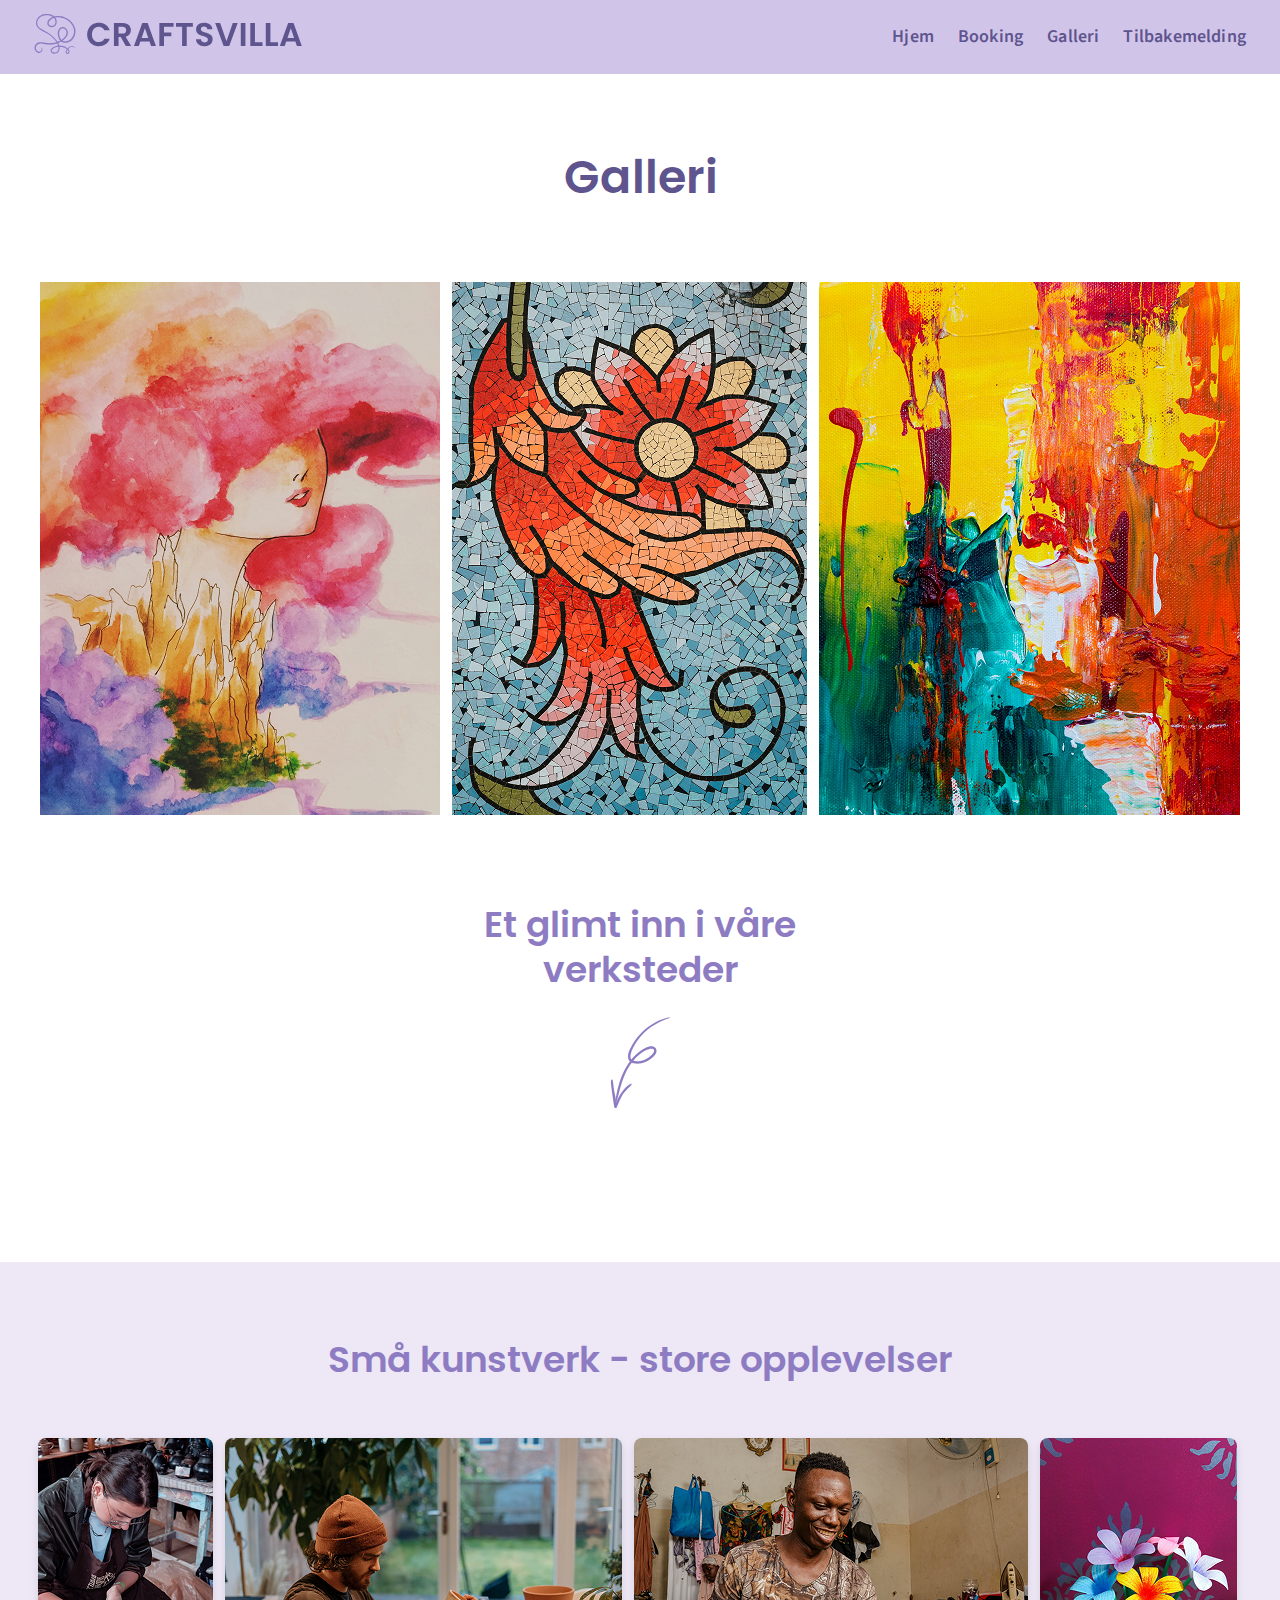
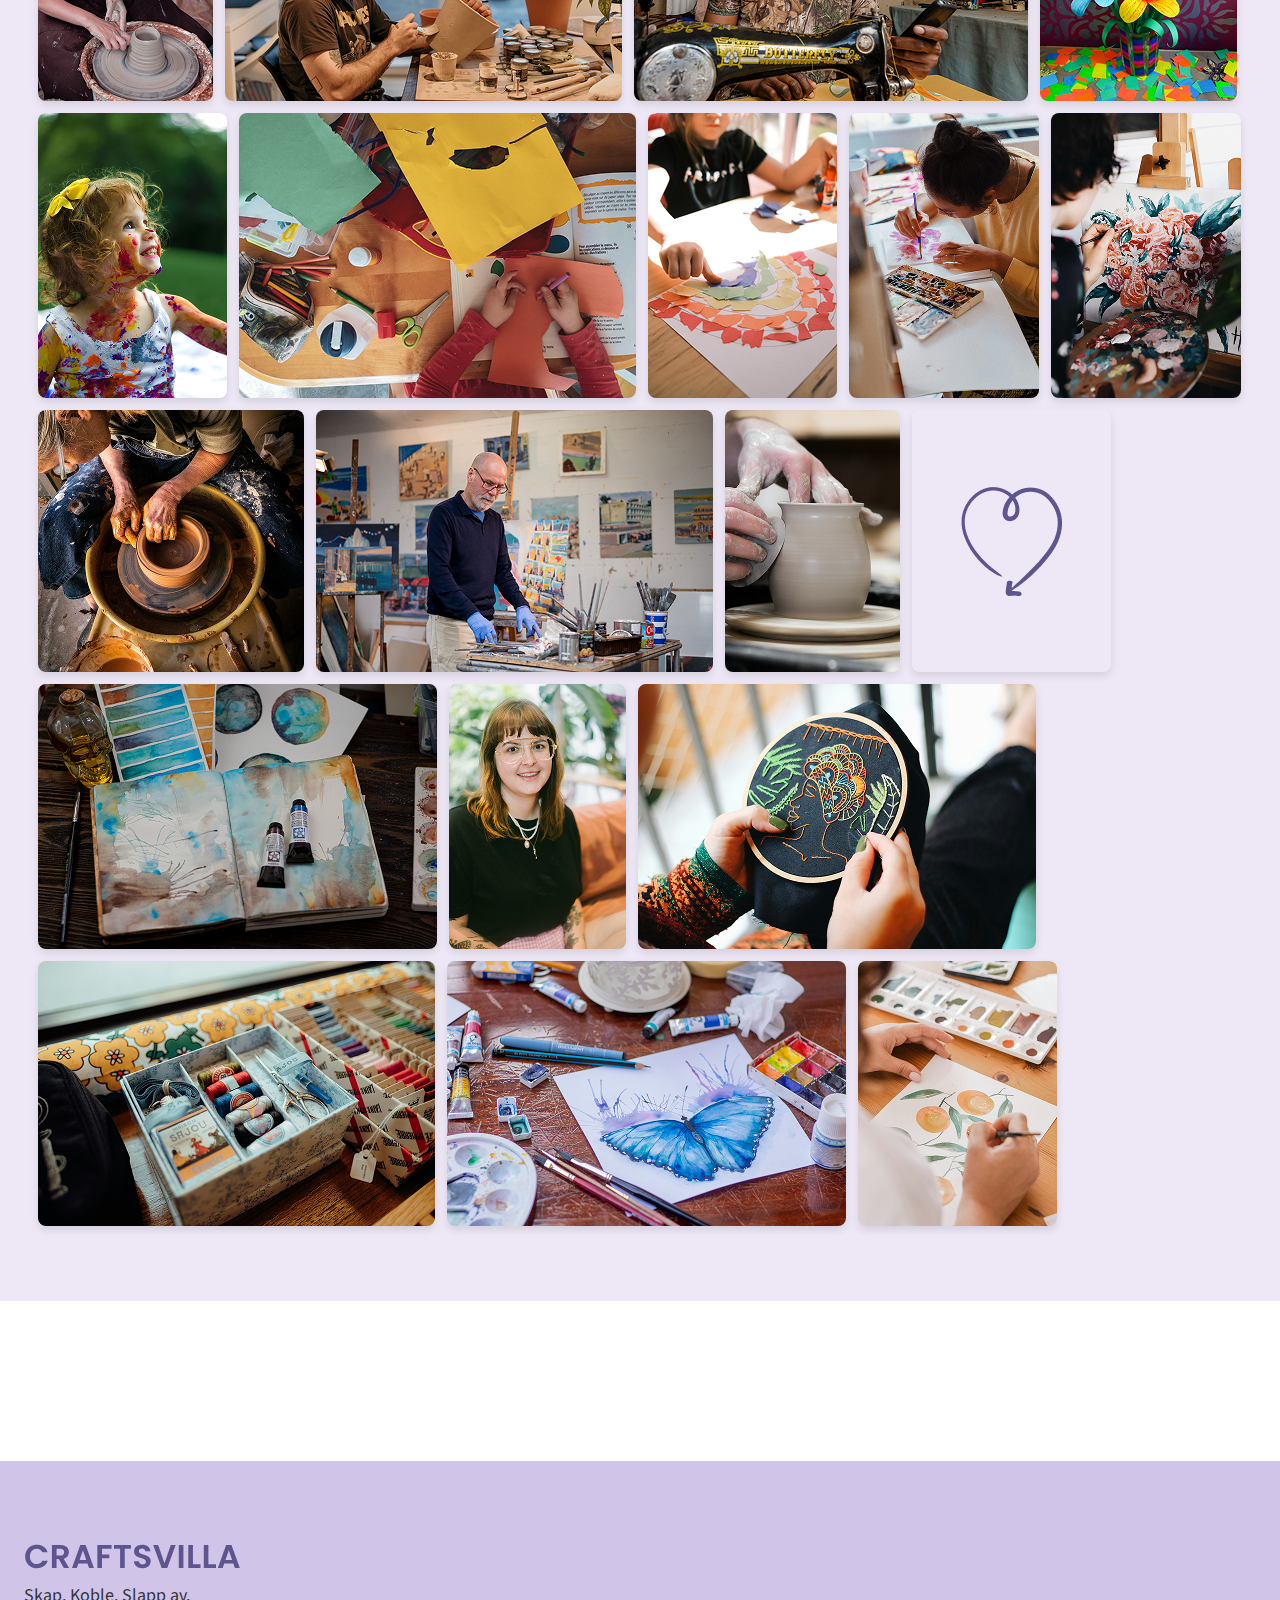
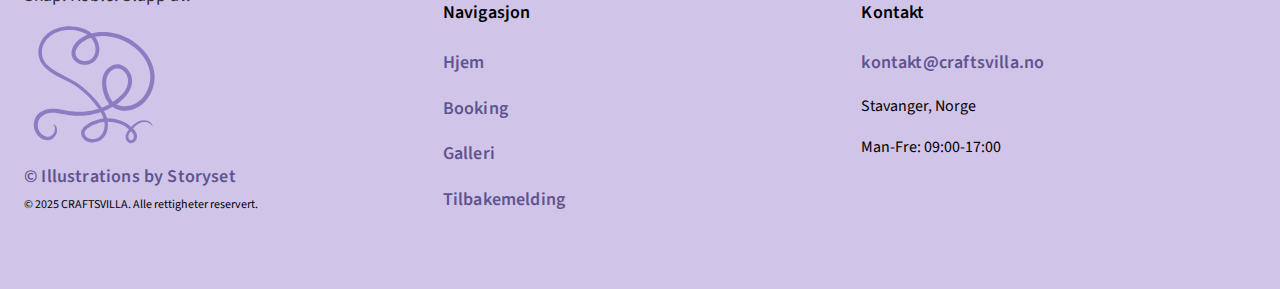
<file: Galleri.html>
<!DOCTYPE html>
<html lang="en">
  <head>
    <link rel="stylesheet" href="style.css" />
    <link rel="preconnect" href="https://fonts.googleapis.com" />
    <link rel="preconnect" href="https://fonts.gstatic.com" crossorigin />
    <link
      href="https://fonts.googleapis.com/css2?family=Source+Sans+3:ital,wght@0,200..900;1,200..900&display=swap"
      rel="stylesheet"
    />
    <link rel="preconnect" href="https://fonts.googleapis.com" />
    <link rel="preconnect" href="https://fonts.gstatic.com" crossorigin />
    <link
      href="https://fonts.googleapis.com/css2?family=Poppins:ital,wght@0,100;0,200;0,300;0,400;0,500;0,600;0,700;0,800;0,900;1,100;1,200;1,300;1,400;1,500;1,600;1,700;1,800;1,900&display=swap"
      rel="stylesheet"
    />
    <meta charset="UTF-8" />
    <meta name="viewport" content="width=device-width, initial-scale=1.0" />
    <title>CRAFTSVILLA</title>
  </head>
  <body>
    <header>
      <a href="./index.html"
        ><img src="./img/logo_header.svg" alt="Logo" class="logo"
      /></a>
      <nav>
        <ul class="nav_links">
          <a href="./index.html" class="nav_link bl">Hjem</a
          ><a href="./Booking.html" class="nav_link bl">Booking</a
          ><a href="./Galleri.html" class="nav_link bl active">Galleri</a
          ><a href="./Tilbakemelding.html" class="nav_link bl"
            >Tilbakemelding</a
          >
        </ul>
      </nav>
    </header>
    <main>
      <section class="gallery_hero">
        <h2 class="section_title">Galleri</h2>
        <div class="gallery_hero_container">
          <img src="./img/Gallery/hero_1.png" alt="watercolor art" /><img
            src="./img/Gallery/hero_2.png"
            alt="mosaic art"
          /><img src="./img/Gallery/hero_3.png" alt="canvas art" />
          <div class="arrow_link">
            <h3 class="cts">Et glimt inn i våre verksteder</h3>
            <div class="arrow_svg_wrapper">
              <a href="#gallery">
                <img src="./img/Arrow down svg.svg" alt="pil ned link" />
              </a>
            </div>
          </div>
        </div>
      </section>
      <section id="gallery" class="gallery">
        <h3 class="gallery_title">Små kunstverk - store opplevelser</h3>
        <div class="gallery_container">
          <img src="./img/Gallery/1.png" alt="" /><img
            src="./img/Gallery/2.png"
            alt=""
          /><img src="./img/Gallery/3.png" alt="" /><img
            src="./img/Gallery/4.png"
            alt=""
          /><img src="./img/Gallery/5.png" alt="" /><img
            src="./img/Gallery/6.png"
            alt=""
          /><img src="./img/Gallery/7.png" alt="" /><img
            src="./img/Gallery/8.png"
            alt=""
          /><img src="./img/Gallery/9.png" alt="" /><img
            src="./img/Gallery/10.png"
            alt=""
          /><img src="./img/Gallery/11.png" alt="" /><img
            src="./img/Gallery/12.png"
            alt=""
          /><img src="./img/Gallery/13.png" alt="" /><img
            src="./img/Gallery/14.png"
            alt=""
          /><img src="./img/Gallery/15.png" alt="" /><img
            src="./img/Gallery/16.png"
            alt=""
          /><img src="./img/Gallery/17.png" alt="" /><img
            src="./img/Gallery/18.png"
            alt=""
          /><img src="./img/Gallery/19.png" alt="" />
        </div>
      </section>
    </main>
    <div class="divider"></div>
    <footer>
      <article class="footer_column-left">
        <div class="footer_title">
          <a href="./index.html"
            ><img src="./img/logo_footer.svg" alt="Logo" class="logo"
          /></a>
          <p class="p1r">Skap. Koble. Slapp av.</p>
        </div>
        <img src="./img/img - footer_img.svg" alt="" />
        <a href="https://storyset.com/" class="p4b" target="_blank"
          >© Illustrations by Storyset</a
        >
        <p class="p4r">© 2025 CRAFTSVILLA. Alle rettigheter reservert.</p>
      </article>
      <article class="footer_column">
        <p class="bl">Navigasjon</p>
        <ul class="footer_links">
          <a href="./index.html" class="footer_link bm">Hjem</a
          ><a href="./Booking.html" class="footer_link bm">Booking</a
          ><a href="./Galleri.html" class="footer_link bm">Galleri</a
          ><a href="./Tilbakemelding.html" class="footer_link bm"
            >Tilbakemelding</a
          >
        </ul>
      </article>
      <article class="footer_column">
        <p class="bl">Kontakt</p>
        <ul class="footer_links">
          <a href="./index.html" class="footer_link_mail bm"
            >kontakt@craftsvilla.no</a
          >
          <p class="p2r">Stavanger, Norge</p>
          <p class="p2r">Man-Fre: 09:00-17:00</p>
        </ul>
      </article>
    </footer>
  </body>
</html>
</file>
<file: style.css>
:root {
  --Primary-PAccent: #8e7cc3;
  --Primary-PLight: #d1c4e9;
  --Primary-PDark: #5e548e;
  --Secondary-SAccent: #ff8a65;
  --Secondary-SLight: #ffccbc;
  --Secondary-SDark: #d84315;
  --Supplementing-Colors-Supplementing-1: #ede7f6;
  --Supplementing-Colors-Supplementing-2: #a5d6a7;
  --Supplementing-Colors-Supplementing-3: #333;
  --Supplementing-Colors-Supplementing-4: #f1fbf5;
  --Supplementing-Colors-Supplementing-5: #ddf5e5;
  --Neutral-N100: #fff;
  --Neutral-N200: #f0f0f0;
  --Neutral-N500: #a0a0a0;
  --Neutral-N600: #7a7a7a;
  --Neutral-N900: #1f1f1f;
}

* {
  box-sizing: border-box;
  margin: 0;
  padding: 0;
}

html {
  scroll-behavior: smooth;
}

body {
  width: 100%;
  background: var(--Neutral-N100);
  font-family: "Source Sans 3", sans-serif;
}

/* ───── FORM ELEMENT RESET ──────────────────────────────────────────── */

/* Textual inputs, selects & textarea */
input[type="text"],
input[type="email"],
input[type="number"],
input[type="tel"],
input[type="password"],
input[type="search"],
select,
textarea {
  /* remove native look */
  appearance: none;
  -webkit-appearance: none;
  -moz-appearance: none;

  /* neutral box model */
  border: 0;
  margin: 0;
  padding: 0;
  background: none;

  /* make them blend with your typography */
  font: inherit;
  color: inherit;
  line-height: inherit;

  /* optional UX tweaks */
  outline: none; /* you’ll add your own focus style later */
  resize: none; /* let CSS decide if/when to resize textarea */
  box-shadow: none; /* Safari/iOS inner shadow */
}

/* Hide IE/Edge ❌ arrow in <select> & Chrome spin-buttons on number input */
select::-ms-expand {
  display: none;
}
input[type="number"]::-webkit-inner-spin-button,
input[type="number"]::-webkit-outer-spin-button {
  -webkit-appearance: none;
  margin: 0;
}
input[type="date"]::-webkit-clear-button,
input[type="date"]::-webkit-inner-spin-button {
  display: none;
}

/* --- Button Reset --------------------------------------------------------- */
button,
[type="button"],
[type="submit"],
[type="reset"] {
  /* remove default appearance */
  appearance: none;
  -webkit-appearance: none;

  /* box-model & inherited typography */
  border: 0;
  padding: 0;
  margin: 0;
  background: none;

  font: inherit; /* inherit family, size, weight, line-height */
  color: inherit; /* inherit text color */

  /* optional: remove blue iOS button text */
  text-decoration: none;

  /* keep pointer cursor for non-disabled buttons */
  cursor: pointer;

  /* outline only on keyboard focus (not mouse-click) if you use :focus-visible*/
  outline: none; /* you’ll add your own focus style later */
}

button:disabled,
[type="button"]:disabled,
[type="submit"]:disabled,
[type="reset"]:disabled {
  cursor: default;
  opacity: 0.6; /* visibly disabled */
}

/*TYPOGRAPHY*/

/* Headers */
h1 {
  /* Header/H1 */
  font-family: "Poppins", sans-serif;
  font-size: 6rem;
  font-style: normal;
  font-weight: 700;
  line-height: 120%;
  /* styling */
  color: var(--Neutral-N100);
  text-align: center;
  text-shadow: 0px 2px 4px rgba(0, 0, 0, 0.15);
}

h2 {
  /* Header/H2 */
  font-family: "Poppins", sans-serif;
  font-size: 2.875rem;
  font-style: normal;
  font-weight: 600;
  line-height: 125%; /* 3.59375rem */
}

h3 {
  /* Header/H3 */
  font-family: "Poppins", sans-serif;
  font-size: 2.25rem;
  font-style: normal;
  font-weight: 600;
  line-height: 125%; /* 2.8125rem */
}

h4 {
  /* Header/H4 */
  font-family: "Poppins", sans-serif;
  font-size: 2rem;
  font-style: normal;
  font-weight: 600;
  line-height: 125%; /* 2.5rem */
}

h5 {
  /* Header/H5 */
  font-family: "Poppins", sans-serif;
  font-size: 1.125rem;
  font-style: normal;
  font-weight: 700;
  line-height: 130%; /* 1.4625rem */
}

h6 {
  /* Header/H6 */
  font-family: "Poppins", sans-serif;
  font-size: 1rem;
  font-style: normal;
  font-weight: 600;
  line-height: 130%; /* 1.3rem */
}

/* Paragraphs */

p {
  /* Global p font */
  font-family: "Source Sans 3", sans-serif;
}

/* P1 */
.p1r {
  /* Paragraph/P1/P1-R */
  font-size: 1.125rem;
  font-style: normal;
  font-weight: 400;
  line-height: 160%; /* 1.8rem */
}

.p1b {
  /* Paragraph/P1/P1-B */
  font-size: 1.125rem;
  font-style: normal;
  font-weight: 600;
  line-height: 160%; /* 1.8rem */
}

/* P2 */
.p2r {
  /* Paragraph/P2/P2-R */

  font-size: 1rem;
  font-style: normal;
  font-weight: 400;
  line-height: 160%; /* 1.6rem */
}

.p2b {
  /* Paragraph/P2/P2-B */

  font-size: 1rem;
  font-style: normal;
  font-weight: 600;
  line-height: 160%; /* 1.6rem */
}

/* P3 */
.p3r {
  /* Paragraph/P3/P3-R */
  font-size: 0.875rem;
  font-style: normal;
  font-weight: 400;
  line-height: 150%; /* 1.3125rem */
}

.p3b {
  font-size: 0.875rem;
  font-style: normal;
  font-weight: 600;
  line-height: 150%; /* 1.3125rem */
}

/* P4 */
.p4r {
  /* Paragraph/P4/P4-R */
  font-size: 0.75rem;
  font-style: normal;
  font-weight: 400;
  line-height: 150%; /* 1.125rem */
}

.p4b {
  /* Paragraph/P4/P4-B */
  font-size: 0.75rem;
  font-style: normal;
  font-weight: 600;
  line-height: 150%; /* 1.125rem */
}

/* BUTTON TEXT */

/* button large */
.bl {
  /* Button/B-L */
  font-size: 1.125rem;
  font-style: normal;
  font-weight: 600;
  line-height: 120%; /* 1.35rem */
  letter-spacing: 0.01125rem;
}

/* button medium */
.bm {
  /* Button/B-M */
  font-size: 1rem;
  font-style: normal;
  font-weight: 600;
  line-height: 120%; /* 1.2rem */
}

/* button small */
.bs {
  /* Button/B-S */
  font-size: 0.875rem;
  font-style: normal;
  font-weight: 500;
  line-height: 120%; /* 1.05rem */
  letter-spacing: 0.00875rem;
}

/* LINKS RESET */
a:link,
a:active,
a:hover,
a:visited {
  color: var(--Primary-PDark);
  text-decoration: none;

  /* Button/B-L */
  font-size: 1.125rem;
  font-style: normal;
  font-weight: 600;
  line-height: 120%; /* 1.35rem */
  letter-spacing: 0.01125rem;
}

/* HEADER:
html-elements: header
classes: .nav_links, .nav_link*/

header {
  display: flex;
  height: 4.625rem;
  padding: 0.625rem 1.5rem;
  justify-content: space-between;
  align-items: center;
  align-self: stretch;
  background: var(--Primary-PLight);
}

nav a,
footer a {
  position: relative;
  color: var(--Primary-PDark);
  text-decoration: none;
  padding: 0.25rem 0;
}

nav a::after,
footer a::after {
  content: "";
  position: absolute;
  left: 50%;
  bottom: 0;
  transform: translateX(-50%) scaleX(0);
  transform-origin: center;
  width: 100%;
  height: 2px;
  background-color: var(--Primary-PAccent);
  transition: transform 0.3s ease;
}

nav a:hover::after,
footer a:hover::after {
  transform: translateX(-50%) scaleX(1);
}

.nav_links {
  display: flex;
  padding: 0.625rem;
  align-items: flex-start;
  gap: 1.5rem;
}

/* MAIN */
main {
  display: flex;
  flex-direction: column;
  align-items: center;
  gap: 4.6875rem;
  align-self: stretch;
}

/* Hero:
classes: .hero, .hero_cta, hero_cta_text  */
.hero {
  display: flex;
  padding: 13.1875rem 4.875rem 10rem 4.8125rem;
  flex-direction: column;
  justify-content: flex-end;
  align-items: center;
  gap: 3.3125rem;
  align-self: stretch;
  background: url(./img/Hero.png) var(--Primary-PAccent) 50% / cover no-repeat;
}

.hero_cta {
  display: flex;
  padding: 0.625rem 1.25rem;
  align-items: center;
  gap: 1rem;
  border-radius: 0.5rem;
  background: var(--Primary-PAccent);
  /* dropshadow */
  box-shadow: 0px 4px 12px 0px rgba(0, 0, 0, 0.12);
}

.hero_cta:hover {
  background-color: var(--Primary-PDark);
  transform: scale(1.05);
  transition: all 0.2s ease;
}

.hero_cta_text {
  color: var(--Neutral-N200);
}

/* Section - About Us:
class: .about_us, .section_title, .about_us_text, .benefits, .benefit,
.benefits_title, .benefit_text .benefit_svg_wrapper */

.about_us {
  display: flex;
  padding-bottom: 4.6875rem;
  flex-direction: column;
  align-items: center;
  gap: 1.5rem;
  align-self: stretch;
}

.section_title {
  color: var(--Primary-PDark);
}

.about_us_text {
  width: 27.1875rem;
  color: var(--Neutral-N900);
  text-align: center;
}

.benefits {
  display: flex;
  height: 16.0625rem;
  padding: 1.5rem 0rem;
  justify-content: center;
  align-items: center;
  gap: 3rem;
  align-self: stretch;
  border-radius: 0.25rem;
  background: var(--Supplementing-Colors-Supplementing-1);
}

.benefit {
  display: flex;
  flex-direction: column;
  align-items: center;
  gap: 0.5rem;
}

.benefit:hover {
  transform: scale(1.1);
  transition: transform 0.3s ease;
}

.benefit > img:hover {
  transform: scale(1.1) rotate(2deg);
  transition: transform 0.3s ease;
}

.benefits_title {
  color: var(--Neutral-N900);
  text-align: center;
  max-width: 10rem;
  align-self: stretch;
}

.benefit_text {
  color: var(--Neutral-N900);
  text-align: center;
  width: 11.25rem;
}

.benefit_svg_wrapper {
  width: 4.84725rem;
  height: 4.40931rem;
  flex-shrink: 0;
}

/* Workshop Preview:
classes:.workshop_preview, .small_section_title, .preview_cards,
.preview_card, .preview_right_container, .preview_text, .preview_title,
.preview_price, .preview_description, .preview_button, .preview_button_text */

.workshop_preview {
  display: flex;
  padding: 4.6875rem 1.5rem;
  flex-direction: column;
  align-items: center;
  gap: 4.6875rem;
  align-self: stretch;
  background: var(--Neutral-N100);
}

.small_section_title {
  color: var(--Primary-PAccent);
  text-align: center;
}

.preview_cards {
  display: flex;
  flex-direction: column;
  align-items: center;
  gap: 1.5rem;
}

.preview_card {
  display: flex;
  width: 75rem;
  height: 22.5rem;
  min-height: 22.5rem;
  align-items: flex-start;
  border-radius: 0.25rem;
  transition: transform 0.3s ease, box-shadow 0.3s ease;

  /* dropshadow */
  box-shadow: 0px 4px 12px 0px rgba(0, 0, 0, 0.12);
}

.preview_card:hover {
  transform: translateY(-40px) scale(1.06);
  box-shadow: 0 12px 24px rgba(0, 0, 0, 0.1);
}

.preview_right_container {
  display: flex;
  padding: 2rem;
  flex-direction: column;
  justify-content: space-between;
  align-items: flex-start;
  flex: 1 0 0;
  align-self: stretch;
  background: var(--Supplementing-Colors-Supplementing-1);
}

.preview_text {
  display: flex;
  flex-direction: column;
  align-items: flex-start;
  gap: 1.5rem;
}

.preview_title {
  color: var(--Supplementing-Colors-Supplementing-3);
}

.preview_price {
  color: var(--Supplementing-Colors-Supplementing-3);
}

.preview_description {
  max-width: 22.5rem;
  color: var(--Supplementing-Colors-Supplementing-3);
}

.preview_button {
  display: flex;
  padding: 0.625rem 1.25rem;
  align-items: center;
  gap: 1rem;
  border-radius: 0.5rem;
  background: var(--Secondary-SAccent);

  /* dropshadow */
  box-shadow: 0px 4px 12px 0px rgba(0, 0, 0, 0.12);
}

.preview_button_text {
  color: var(--Supplementing-Colors-Supplementing-1);
}

/* FOOTER
html-elements: footer
classes: .footer_column-left, .footer_column, .footer_title, .footer_links,
 .footer_link, .footer_link_mail */

footer {
  display: flex;
  padding: 4.6875rem 1.5rem;
  justify-content: center;
  align-items: flex-start;
  gap: 1.5rem;
  align-self: stretch;
  background: var(--Primary-PLight);
}

.footer_column-left {
  display: flex;
  flex-direction: column;
  justify-content: space-between;
  align-items: flex-start;
  flex: 1 0 0;
  align-self: stretch;
}

.footer_column {
  display: flex;
  padding-top: 4.18188rem;
  flex-direction: column;
  align-items: flex-start;
  gap: 1.5rem;
  flex: 1 0 0;
}

.footer_title {
  color: var(--Supplementing-Colors-Supplementing-3);
}

.footer_links {
  display: flex;
  flex-direction: column;
  align-items: flex-start;
  gap: 1rem;
}

/* GALLERY */

/* Gallery hero:
classes: .gallery_hero, .section_title, .gallery_hero_container,
.arrow_link, .cts, .arrow_svg_wrapper */

.gallery_hero {
  display: flex;
  padding-top: 4.6875rem;
  flex-direction: column;
  align-items: center;
  gap: 4.6875rem;
  align-self: stretch;
}

.gallery_hero_container {
  display: flex;
  justify-content: center;
  align-items: flex-start;
  align-content: flex-start;
  gap: 0.75rem;
  align-self: center;
  flex-wrap: wrap;
  max-width: 1666px;
}

.gallery_hero_container > img:hover {
  transform: scale(1.2);
  transition: all 0.3s ease;
}

.arrow_link {
  display: flex;
  width: 28.5rem;
  padding: 4.6875rem 0rem;
  flex-direction: column;
  align-items: center;
  gap: 1.25rem;
}

.cts {
  align-self: stretch;
  color: var(--Primary-PAccent);
  text-align: center;
}

.arrow_svg_wrapper {
  width: 6.3125rem;
  height: 6.25rem;
  aspect-ratio: 101/100;
}

/* Section Gallery:
classes: .gallery, .gallery_title, .gallery_container */

.gallery {
  display: flex;
  padding: 4.6875rem 1.5rem;
  flex-direction: column;
  align-items: center;
  gap: 3.5rem;
  align-self: stretch;
  background: var(--Supplementing-Colors-Supplementing-1);
}

.gallery_title {
  color: var(--Primary-PAccent);
  text-align: center;
}

.gallery_container {
  display: flex;
  width: 75.5rem;
  padding: 0rem 0.125rem;
  align-items: center;
  align-content: center;
  gap: 0.75rem;
  flex-wrap: wrap;
}

.gallery_container > img {
  border-radius: 8px;
  box-shadow: 0 4px 8px rgba(0, 0, 0, 0.1);
}

.gallery_container > img:hover {
  filter: brightness(1.1);
  transform: scale(1.05);
  transition: 0.3s ease;
  cursor: pointer;
}

/* FEEDBACK */

.feedback_main {
  display: flex;
  padding-top: 4.6875rem;
  flex-direction: column;
  align-items: center;
  gap: 4.6875rem;
  align-self: stretch;
}

/* Section Testimonial:
class: .testimonial, .section_title, .testimonials, .testimonial_card,
.testimonial_heading, testimonial_name, .testimonial_workshop,
.testimonial_text */

.testimonial {
  display: flex;
  flex-direction: column;
  align-items: center;
  gap: 4.6875rem;
  align-self: stretch;
}

.testimonials {
  display: flex;
  justify-content: center;
  align-items: flex-start;
  align-content: flex-start;
  gap: 2.5rem;
  align-self: center;
  flex-wrap: wrap;
  max-width: 1558px;
}

.testimonial_card {
  display: flex;
  width: 17.5rem;
  min-width: 17.5rem;
  max-width: 17.5rem;
  padding: 1.5rem;
  flex-direction: column;
  align-items: flex-start;
  gap: 0.75rem;
  border-radius: 0.25rem;
  border: 1px solid #e5e5e5;
  background: var(--Supplementing-Colors-Supplementing-1);
}

.testimonial_card:hover {
  box-shadow: 0px 4px 12px 0px rgba(0, 0, 0, 0.12);
  transform: translateY(-4px);
  transition: all 0.3s ease;
}

.testimonial_heading {
  display: flex;
  align-items: flex-start;
  gap: 0.5rem;
  align-self: stretch;
}

.testimonial_name {
  color: var(--Supplementing-Colors-Supplementing-3);
}

.testimonial_workshop {
  color: var(--Neutral-N600);
}

.testimonial_text {
  align-self: stretch;
  color: var(--Neutral-N900);
}

/* Feedback Form:
html: label, input[type="text"], select, option, textarea
classes: .feedback, .feedback_title_wrapper, .feedback_title,
.feedback_subtitle, .feedback_area,
.feedback_form, .input_group,
.consent_checkbox, .checkbox, .checkbox_label, .submit_button, .bs_text */

label {
  color: var(--Neutral-N900);
  text-align: center;
}

input[type="text"],
select {
  display: flex;
  height: 2.25rem;
  padding: 0rem 0.625rem;
  align-items: center;
  gap: 0.625rem;
  align-self: stretch;
  border-radius: 0.25rem;
  border: 1px solid var(--Neutral-N500);
  background: var(--Neutral-N100);
}

select {
  /* 👇 Adds a custom dropdown arrow */
  background-image: url("data:image/svg+xml;utf8,<svg fill='black' height='12' viewBox='0 0 20 20' width='12' xmlns='http://www.w3.org/2000/svg'><path d='M5.516 7.548l4.482 4.48 4.486-4.48A.997.997 0 0013.485 6H6.516a.998.998 0 00-.707 1.548z'/></svg>");
  background-repeat: no-repeat;
  background-position: right 0.75rem center;
  background-size: 1rem;
  color: var(--Supplementing-Colors-Supplementing-3);
  cursor: pointer;
}

/* 2) While the select is still “invalid” (i.e. placeholder shown) */
select:invalid {
  color: rgba(0, 0, 0, 0.5); /* same opacity as your input placeholder */
}

option {
  color: var(--Supplementing-Colors-Supplementing-3);
}

textarea {
  display: flex;
  height: 8.75rem;
  padding: 0.25rem 0.625rem;
  align-items: flex-start;
  gap: 0.625rem;
  align-self: stretch;
  border-radius: 0.25rem;
  border: 1px solid var(--Neutral-N500);
  background: var(--Neutral-N100);
}

.feedback {
  display: flex;
  padding: 2.5rem 1.5rem 4.6875rem 1.5rem;
  flex-direction: column;
  align-items: center;
  gap: 2rem;
  align-self: stretch;
  background: var(--Supplementing-Colors-Supplementing-5);
}

.feedback_title_wrapper {
  display: flex;
  flex-direction: column;
  align-items: center;
  gap: 1.25rem;
}

.feedback_title {
  color: var(--Primary-PAccent);
  text-align: center;
}

.feedback_subtitle {
  color: var(--Primary-PAccent);
  text-align: center;
}

.feedback_area,
.booking_area {
  display: flex;
  padding: 0rem 0.125rem;
  justify-content: space-around;
  align-items: center;
  align-self: stretch;
}

.feedback_form {
  display: flex;
  width: 26.25rem;
  padding: 1.5rem;
  flex-direction: column;
  align-items: center;
  gap: 1.25rem;
  border-radius: 0.75rem;
  background: var(--Supplementing-Colors-Supplementing-4);

  /* dropshadow */
  box-shadow: 0px 4px 12px 0px rgba(0, 0, 0, 0.12);
}

.input_group {
  display: flex;
  flex-direction: column;
  justify-content: center;
  align-items: flex-start;
  gap: 0.625rem;
  align-self: stretch;
}

.consent_checkbox {
  display: flex;
  align-items: center;
  gap: 0.625rem;
  align-self: stretch;
}

.checkbox_label {
  flex: 1 0 0;
  color: var(--Neutral-N900);
  text-align: left;
}

.submit_button {
  display: flex;
  padding: 0.625rem 1.25rem;
  align-items: center;
  gap: 1rem;
  border-radius: 0.5rem;
  background: var(--Primary-PAccent);

  /* dropshadow */
  box-shadow: 0px 4px 12px 0px rgba(0, 0, 0, 0.12);
}

.submit_button:hover {
  background-color: var(--Primary-PDark);
  transform: scale(1.03);
  transition: 0.2s ease;
}

.bs_text {
  color: var(--Neutral-N200);
}

/* BOOKING */

/* Section booking options:
classes: .booking_options, .booking_title_wrapper, .booking_title,
.booking_subtitle, .booking_cards_container, .booking_card,
.booking_card_title_wrapper, .booking_card_title,
.booking_card_subtitle, .booking_card_price,
.booking_button_wrapper, .booking_button, .booking_button_text */

.booking_options {
  display: flex;
  padding: 4.6875rem 1.5rem;
  flex-direction: column;
  align-items: center;
  gap: 2rem;
  align-self: stretch;
  background: var(--Supplementing-Colors-Supplementing-1);
}

.booking_title_wrapper {
  display: flex;
  flex-direction: column;
  align-items: center;
  gap: 0.625rem;
}

.booking_title {
  color: var(--Primary-PDark);
}

.booking_subtitle {
  color: var(--Primary-PDark);
}

.booking_cards_container {
  display: flex;
  align-items: flex-start;
  gap: 1.5rem;
}

.booking_card {
  outline: 0px none var(--Primary-PLight);
  display: flex;
  padding: 1.5rem;
  flex-direction: column;
  align-items: center;
  gap: 0.75rem;
  border-radius: 0.5rem;
  background: var(--Neutral-N100);

  /* dropshadow */
  box-shadow: 0px 4px 12px 0px rgba(0, 0, 0, 0.12);
}

.booking_card:hover {
  outline: 4px solid var(--Primary-PLight);
  transform: translateY(-8px);
  transition: all 0.3s ease-in-out;
}

.booking_card_title_wrapper {
  display: flex;
  flex-direction: column;
  align-items: center;
}

.booking_card_title {
  color: var(--Supplementing-Colors-Supplementing-3);
}

.booking_card_subtitle {
  color: var(--Supplementing-Colors-Supplementing-3);
}

.booking_card_price {
  color: var(--Supplementing-Colors-Supplementing-3);
}

.booking_button_wrapper {
  display: flex;
  padding: 0.75rem 0rem;
  flex-direction: column;
  align-items: stretch;
  gap: 0.625rem;
  align-self: stretch;
}

.booking_button {
  display: flex;
  padding: 0.625rem 1.25rem;
  justify-content: center;
  align-items: center;
  gap: 1rem;
  border-radius: 0.5rem;
  background: var(--Primary-PAccent);
  width: 100%;
}

.booking_button_text {
  color: var(--Neutral-N200);
}

/* Section booking:
html: input[type="date"]
classes: .booking, .booking_area, */

input {
  font-family: "Source Sans 3", sans-serif;
}

input[type="date"] {
  display: flex;
  height: 2.25rem;
  padding: 0rem 0.625rem;
  align-items: center;
  gap: 0.625rem;
  align-self: stretch;
  border-radius: 0.25rem;
  border: 1px solid var(--Neutral-N500);
  background: var(--Neutral-N100);
  appearance: none;
  -webkit-appearance: none;
  -moz-appearance: none;
  position: relative;
}

/* Re-position the calendar indicator on WebKit */
input[type="date"]::-webkit-calendar-picker-indicator {
  position: absolute;
  right: 1rem;
  top: 50%;
  transform: translateY(-50%);
  /* optional: tint it to match your text */
  color: rgba(0, 0, 0, 0.6);
  opacity: 0.8;
  cursor: pointer;
}

.booking {
  display: flex;
  padding: 4.6875rem 1.5rem;
  flex-direction: column;
  align-items: center;
  gap: 2rem;
  align-self: stretch;
  background: var(--Neutral-N100);
}

input:focus,
textarea:focus,
select:focus {
  outline: none;
  border: 2px solid var(--Primary-PAccent);
  background-color: var(--Supplementing-Colors-Supplementing-5);
}

/* FIXES */

.divider {
  height: 10rem;
  align-self: stretch;
  background: var(--Neutral-N100);
}
</file>
